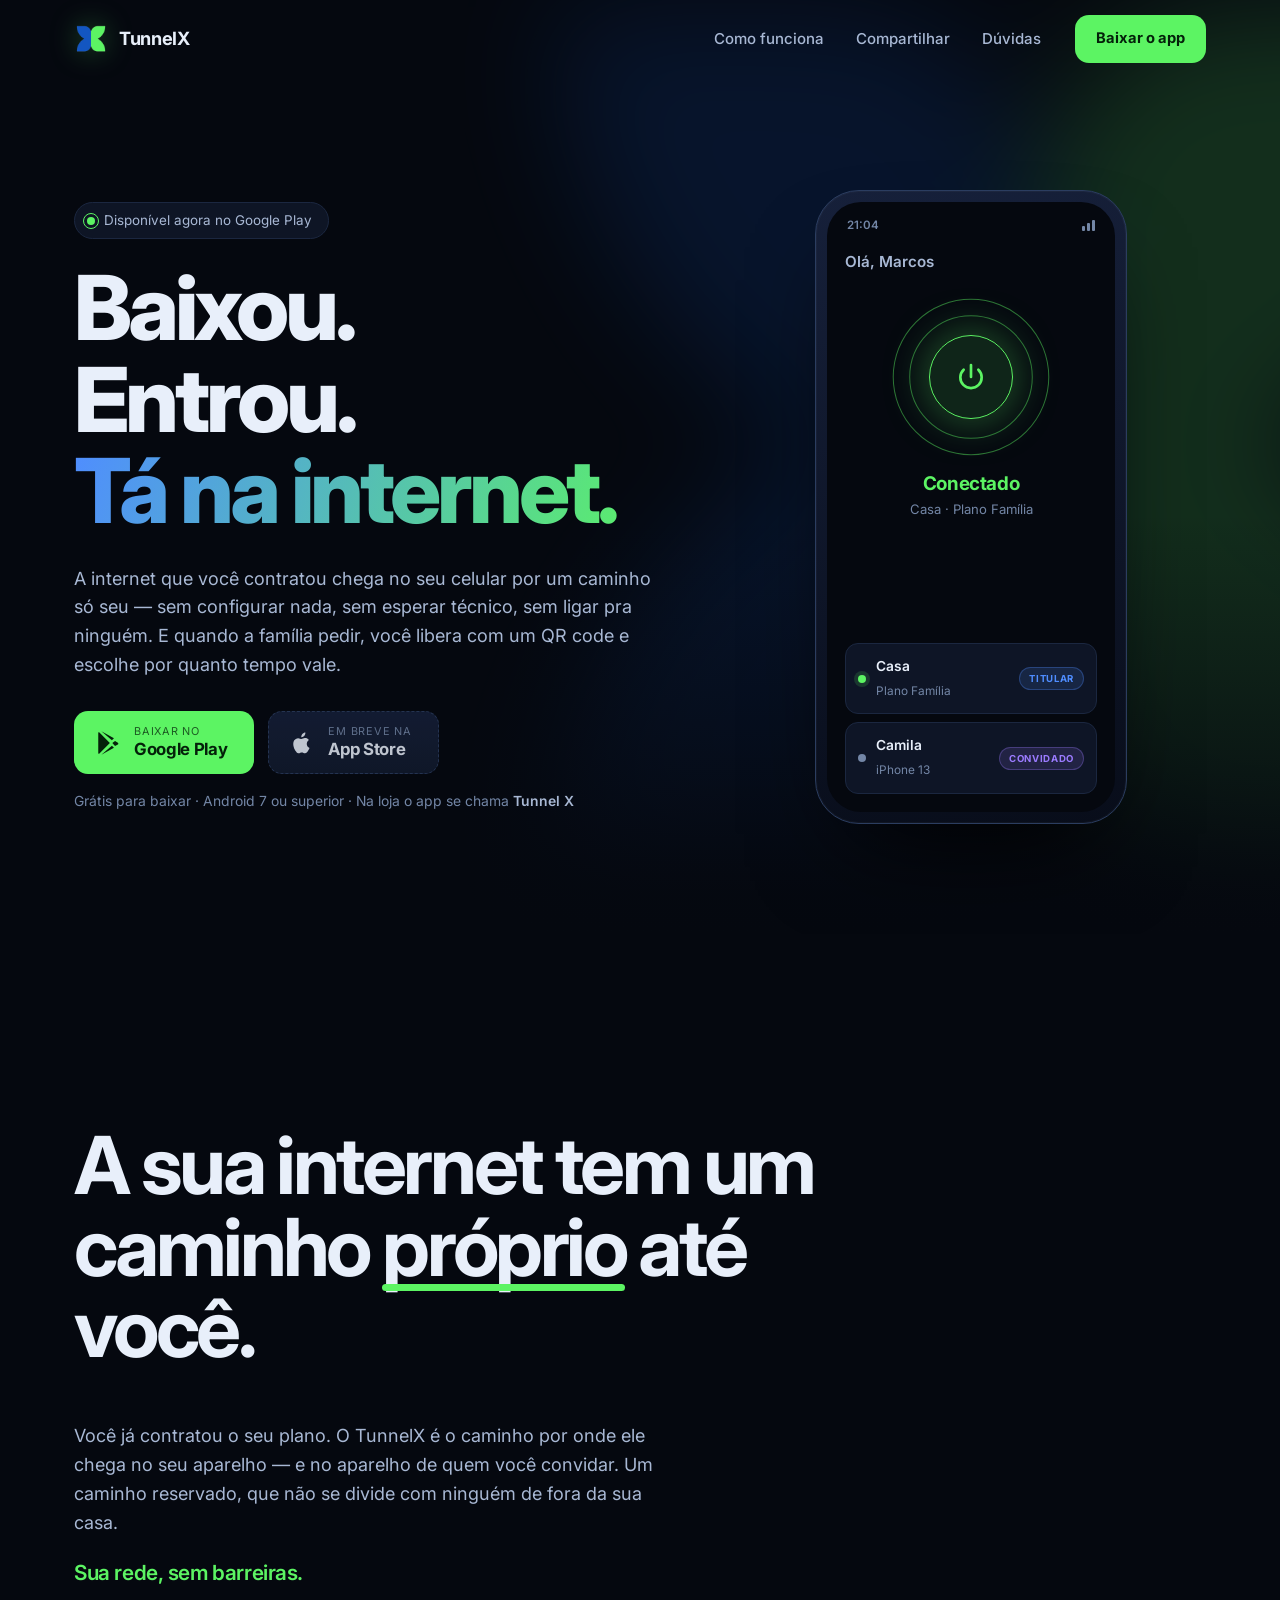
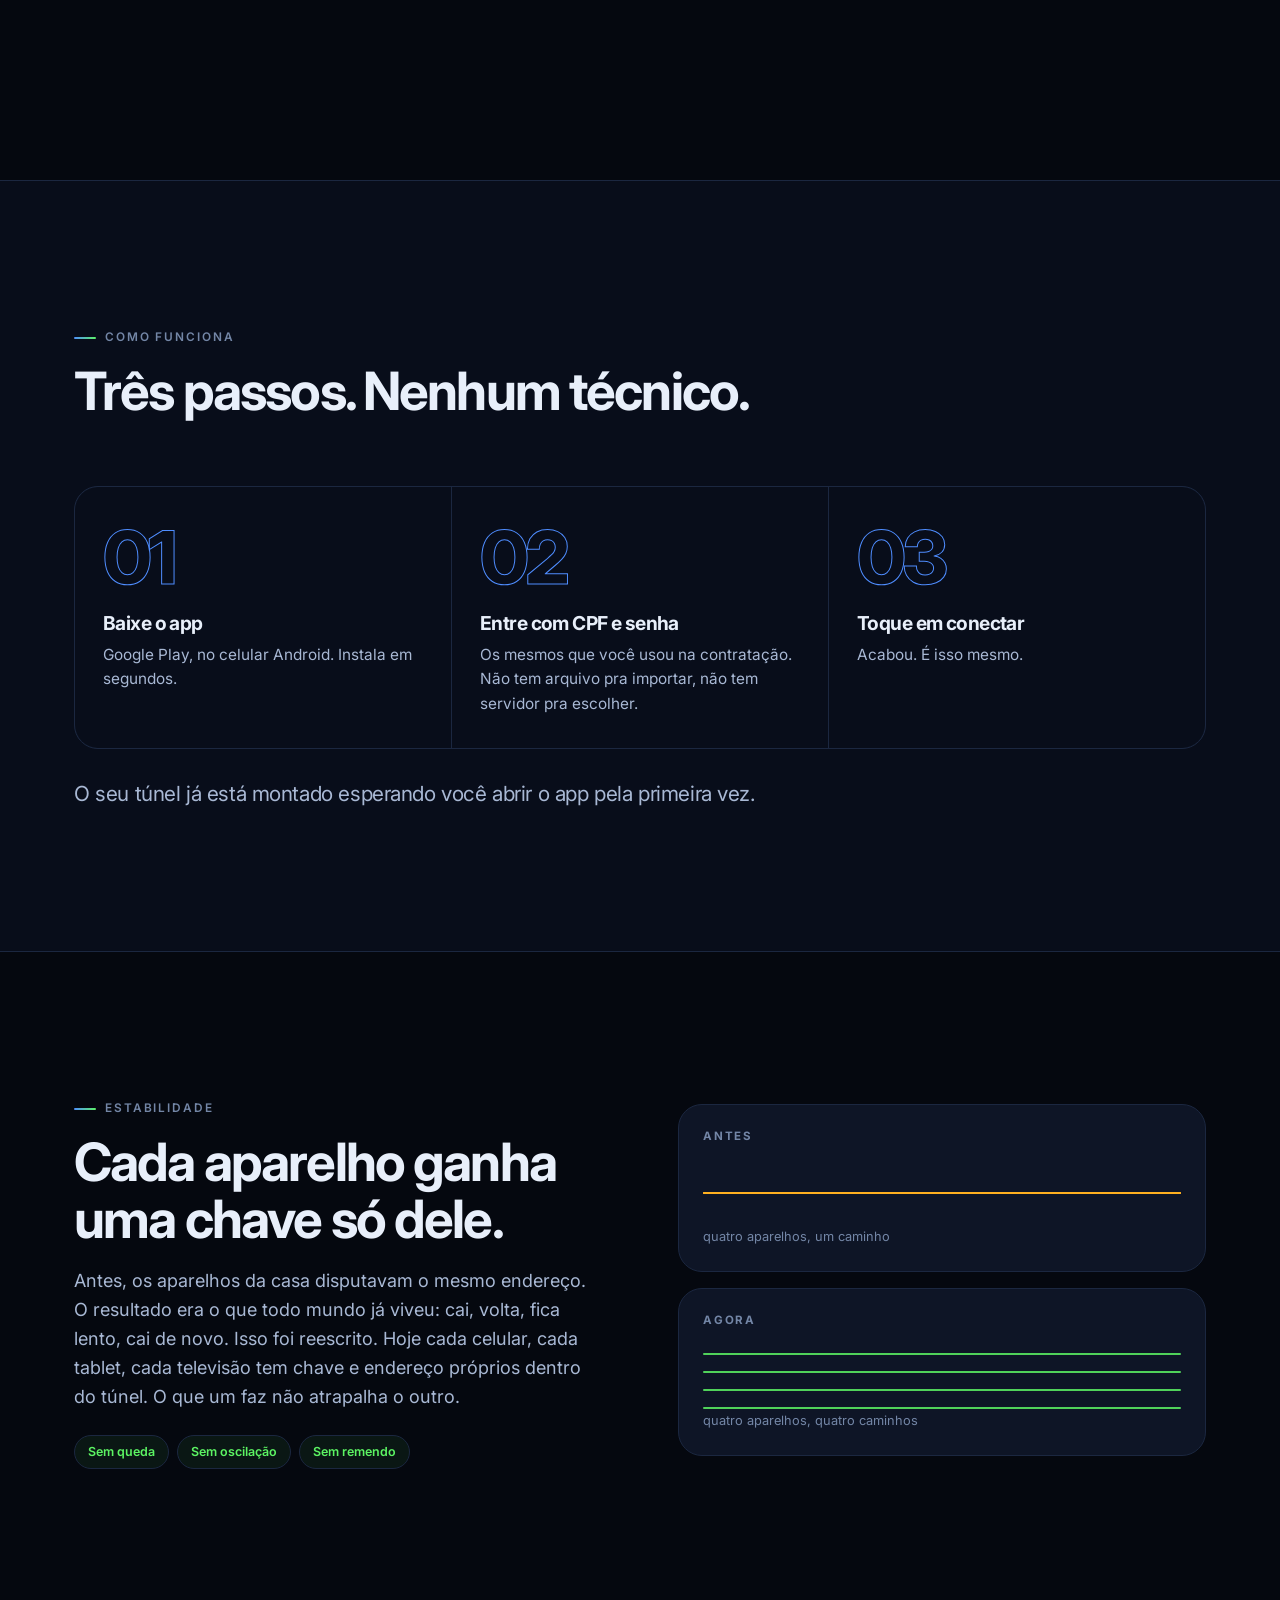
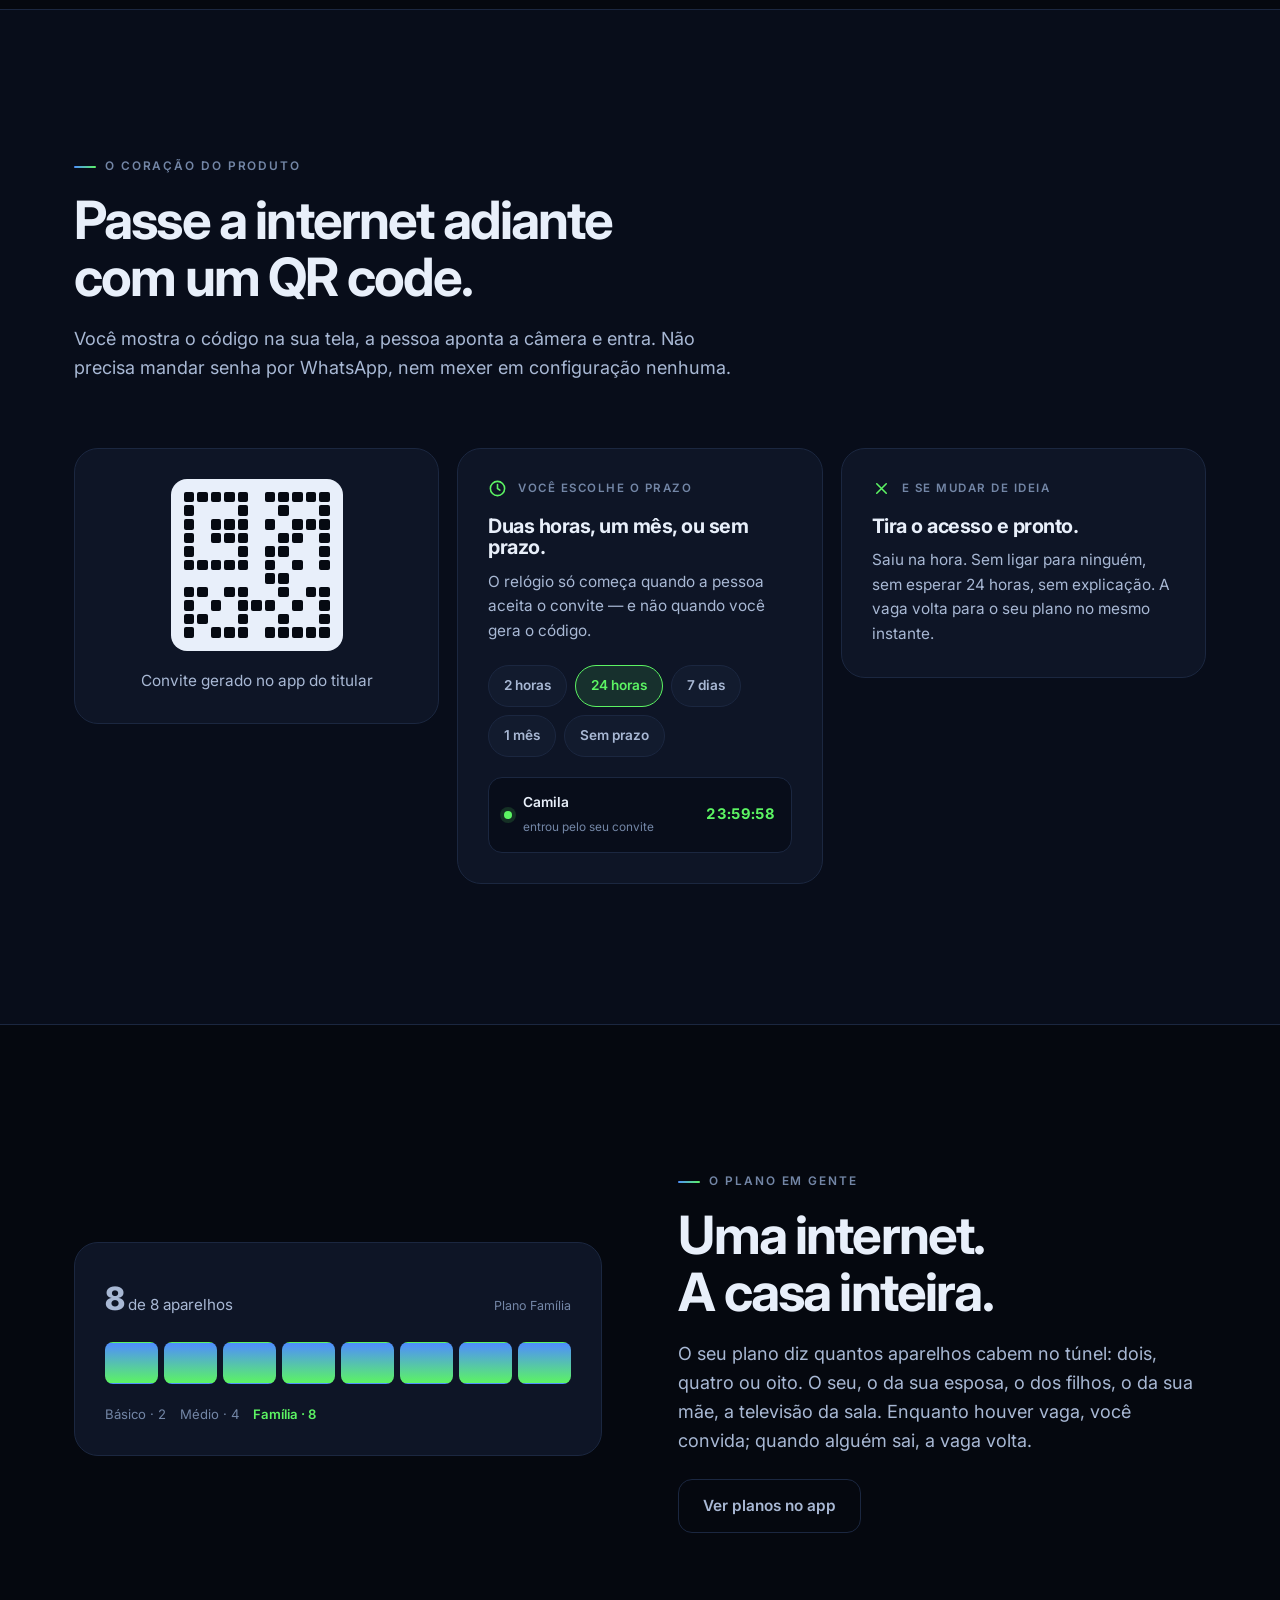
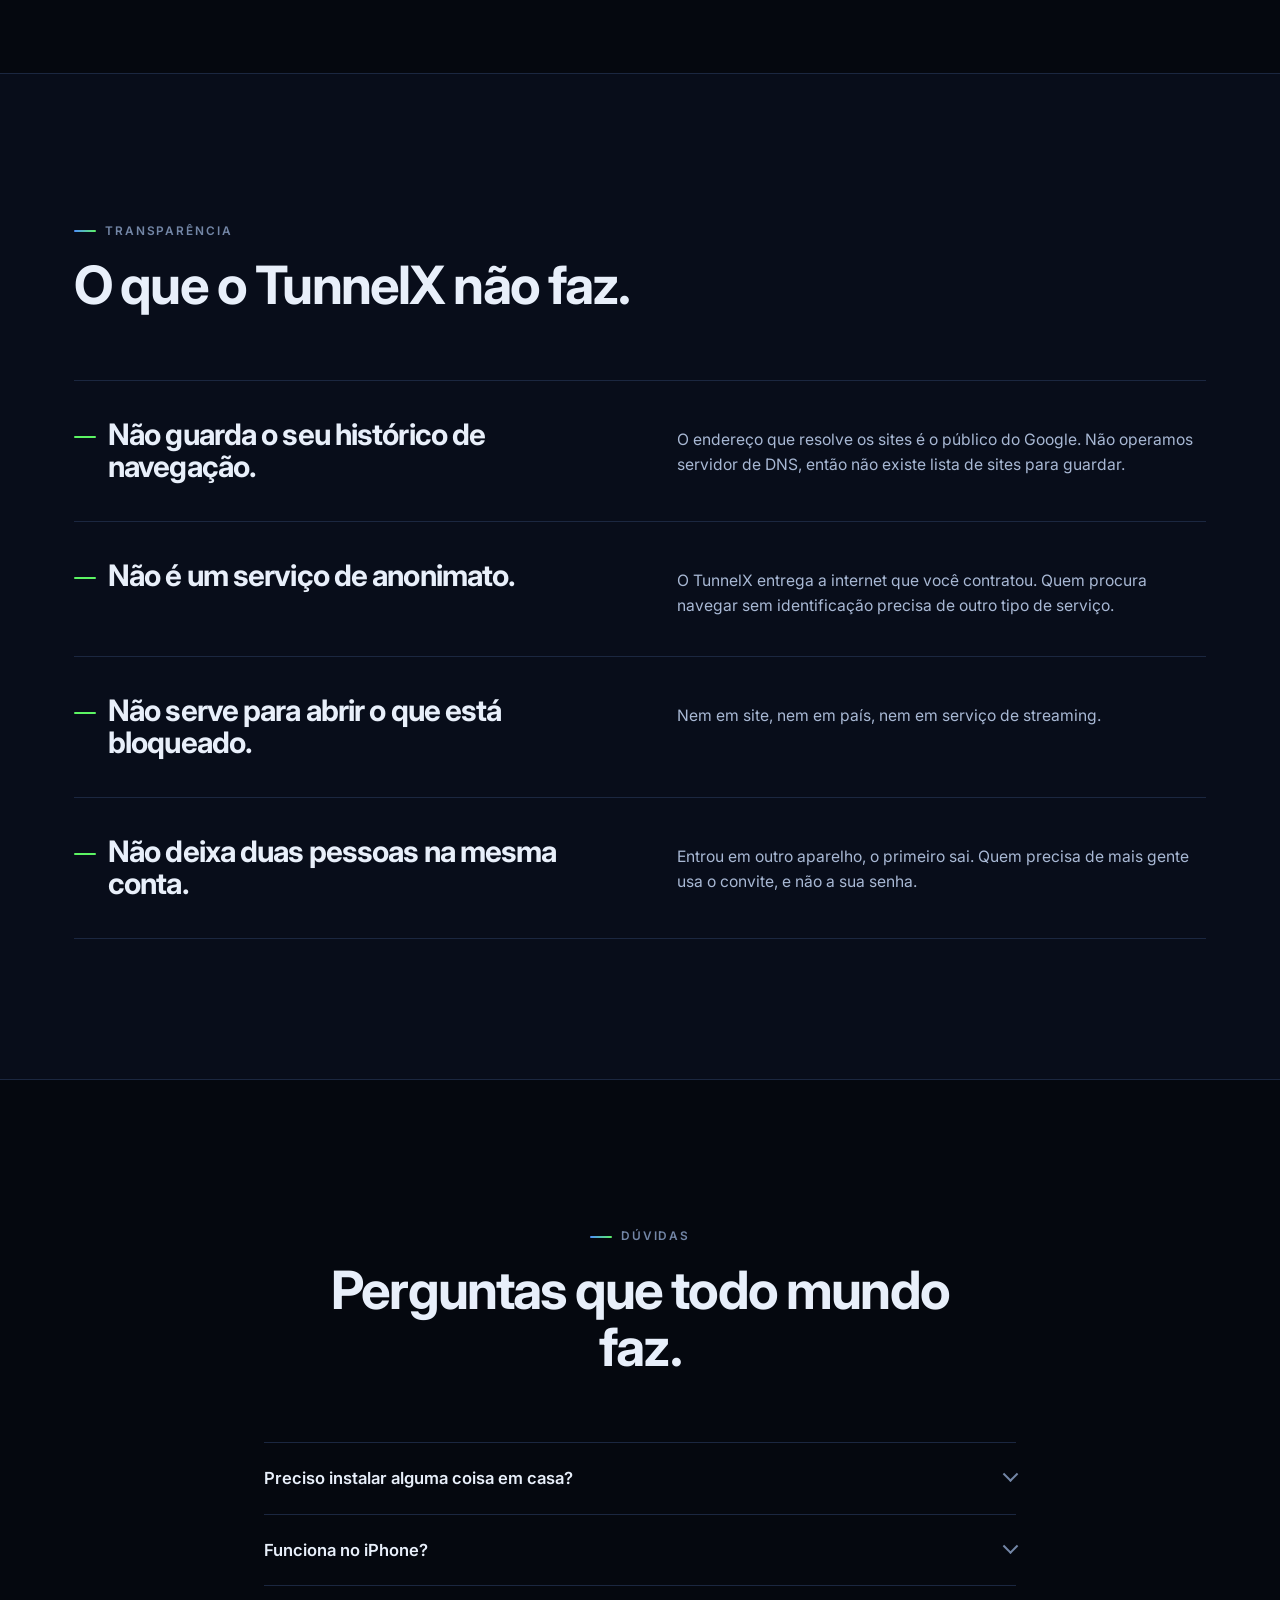
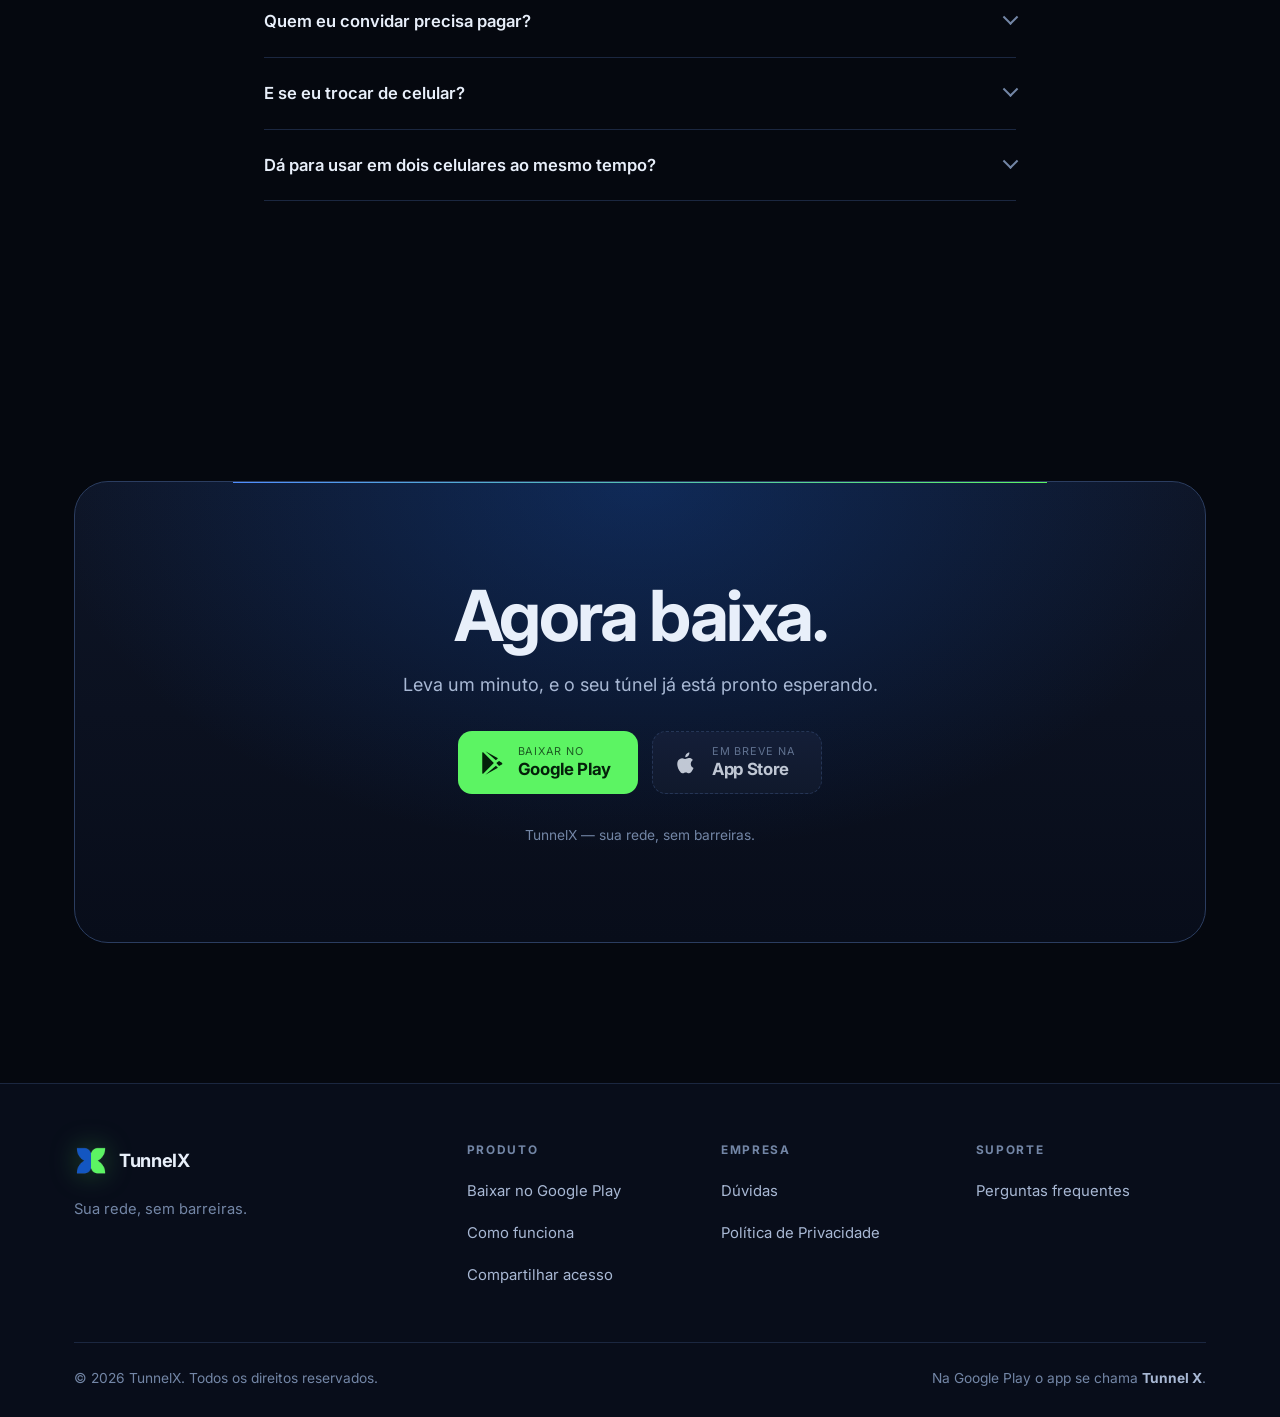
<file: index.html>
<!DOCTYPE html>
<html lang="pt-BR">
<head>
<meta charset="UTF-8">
<meta name="viewport" content="width=device-width, initial-scale=1">

<title>TunnelX — sua internet, sem configurar nada</title>
<meta name="description" content="A internet que você contratou chega no seu celular por um caminho só seu. Baixe, entre com o CPF e conecte. Compartilhe com a família por QR code.">
<meta name="theme-color" content="#05080F">
<!-- max-image-preview:large libera a miniatura grande no resultado; sem isso
     o Google usa a pequena e o resultado ocupa menos espaco na tela. -->
<meta name="robots" content="index, follow, max-image-preview:large, max-snippet:-1, max-video-preview:-1">
<link rel="canonical" href="https://www.tunnelx.com.br/">

<meta property="og:type" content="website">
<meta property="og:locale" content="pt_BR">
<meta property="og:site_name" content="TunnelX">
<meta property="og:title" content="TunnelX — sua internet, sem configurar nada">
<meta property="og:description" content="Baixou. Entrou. Tá na internet. E quando a família pedir, você libera com um QR code e escolhe por quanto tempo vale.">
<meta property="og:image" content="https://www.tunnelx.com.br/img/og.png">
<meta property="og:image:width" content="1200">
<meta property="og:image:height" content="630">
<meta property="og:image:alt" content="TunnelX — Baixou. Entrou. Tá na internet.">
<meta property="og:url" content="https://www.tunnelx.com.br/">

<meta name="twitter:card" content="summary_large_image">
<meta name="twitter:title" content="TunnelX — sua internet, sem configurar nada">
<meta name="twitter:description" content="Baixou. Entrou. Tá na internet.">
<meta name="twitter:image" content="https://www.tunnelx.com.br/img/og.png">

<link rel="shortcut icon" href="img/favicon.jpg">
<link rel="apple-touch-icon" href="img/logo-mark.png">

<link rel="preconnect" href="https://fonts.googleapis.com">
<link rel="preconnect" href="https://fonts.gstatic.com" crossorigin>
<link href="https://fonts.googleapis.com/css2?family=Inter:wght@400;500;600;700;800&display=swap" rel="stylesheet">
<script>document.documentElement.className += " js";</script>
<!-- A classe acima liga o estado escondido das secoes que entram animadas.
     Ela e posta ANTES da folha de estilo justamente para nao haver um quadro
     com o conteudo visivel antes de sumir. Sem JS, a classe nunca aparece e a
     pagina e exibida inteira. -->
<link rel="stylesheet" href="css/style.css">

<!-- Dados estruturados. O FAQPage e gerado a partir das perguntas que estao
     na tela: marcacao que descreve conteudo ausente da pagina e motivo de
     acao manual no Search Console. -->
<script type="application/ld+json">
{
  "@context": "https://schema.org",
  "@graph": [
    {
      "@type": "Organization",
      "@id": "https://www.tunnelx.com.br/#organizacao",
      "name": "TunnelX",
      "url": "https://www.tunnelx.com.br/",
      "logo": {
        "@type": "ImageObject",
        "url": "https://www.tunnelx.com.br/img/logo-mark.png",
        "width": 500,
        "height": 500
      },
      "slogan": "Sua rede, sem barreiras.",
      "areaServed": {
        "@type": "Country",
        "name": "Brasil"
      },
      "sameAs": [
        "https://play.google.com/store/apps/details?id=com.tunnelxapp"
      ]
    },
    {
      "@type": "WebSite",
      "@id": "https://www.tunnelx.com.br/#site",
      "url": "https://www.tunnelx.com.br/",
      "name": "TunnelX",
      "inLanguage": "pt-BR",
      "publisher": {
        "@id": "https://www.tunnelx.com.br/#organizacao"
      }
    },
    {
      "@type": "SoftwareApplication",
      "@id": "https://www.tunnelx.com.br/#aplicativo",
      "name": "Tunnel X",
      "applicationCategory": "UtilitiesApplication",
      "applicationSubCategory": "Conectividade",
      "operatingSystem": "ANDROID",
      "url": "https://www.tunnelx.com.br/",
      "installUrl": "https://play.google.com/store/apps/details?id=com.tunnelxapp",
      "downloadUrl": "https://play.google.com/store/apps/details?id=com.tunnelxapp",
      "inLanguage": "pt-BR",
      "publisher": {
        "@id": "https://www.tunnelx.com.br/#organizacao"
      },
      "description": "Acesso a internet entregue por tunel proprio. Entre com CPF e senha, conecte em um toque e compartilhe com a familia por QR code, escolhendo o prazo.",
      "featureList": [
        "Conexao sem configurar servidor ou importar arquivo",
        "Chave e endereco proprios por aparelho",
        "Compartilhamento por QR code com prazo escolhido",
        "Remocao de acesso a qualquer momento"
      ],
      "offers": {
        "@type": "Offer",
        "price": "0",
        "priceCurrency": "BRL",
        "description": "Download gratuito. O acesso a internet depende de plano contratado."
      }
    },
    {
      "@type": "FAQPage",
      "@id": "https://www.tunnelx.com.br/#duvidas",
      "inLanguage": "pt-BR",
      "mainEntity": [
        {
          "@type": "Question",
          "name": "Preciso instalar alguma coisa em casa?",
          "acceptedAnswer": {
            "@type": "Answer",
            "text": "Não. Nada de aparelho novo, nada de mexer no roteador, nada de visita técnica. O TunnelX vive no celular."
          }
        },
        {
          "@type": "Question",
          "name": "Funciona no iPhone?",
          "acceptedAnswer": {
            "@type": "Answer",
            "text": "Ainda não. A versão para iPhone está em análise na Apple. Por enquanto o TunnelX funciona no Android 7 ou superior."
          }
        },
        {
          "@type": "Question",
          "name": "Quem eu convidar precisa pagar?",
          "acceptedAnswer": {
            "@type": "Answer",
            "text": "Não. O convidado entra no seu plano e ocupa uma das vagas que você já contratou. Quem paga é você."
          }
        },
        {
          "@type": "Question",
          "name": "E se eu trocar de celular?",
          "acceptedAnswer": {
            "@type": "Answer",
            "text": "Basta baixar o app no aparelho novo e entrar com o mesmo CPF e senha. O seu túnel volta sozinho."
          }
        },
        {
          "@type": "Question",
          "name": "Dá para usar em dois celulares ao mesmo tempo?",
          "acceptedAnswer": {
            "@type": "Answer",
            "text": "Na mesma conta, não: entrar no segundo aparelho desconecta o primeiro. Para colocar mais gente, use o convite por QR code — foi feito exatamente para isso."
          }
        }
      ]
    }
  ]
}
</script>
</head>
<body>

<a class="pular" href="#conteudo">Pular para o conteúdo</a>

<!-- ============================================================ cabeçalho -->
<header class="cabecalho">
    <div class="container nav">
        <a href="/" class="marca" aria-label="TunnelX, início">
            <img src="img/logo-mark-96.png" alt="" width="34" height="34" fetchpriority="high" decoding="async">
            <span>TunnelX</span>
        </a>

        <nav class="nav-links" aria-label="Seções">
            <a href="#como">Como funciona</a>
            <a href="#compartilhar">Compartilhar</a>
            <a href="#duvidas">Dúvidas</a>
        </nav>

        <a class="botao botao--principal nav-cta" data-loja="android" href="https://play.google.com/store/apps/details?id=com.tunnelxapp">
            Baixar o app
        </a>
    </div>
</header>

<main id="conteudo">

<!-- ================================================================= herói -->
<section class="heroi">
    <div class="marca-fundo" aria-hidden="true">
        <svg viewBox="0 0 500 500" fill="none">
            <path d="M40 60h120a90 90 0 0 1 90 90v200a90 90 0 0 1-90 90H40a210 210 0 0 1 115-190A210 210 0 0 1 40 60Z" fill="#1356C1"/>
            <path d="M460 60H340a90 90 0 0 0-90 90v200a90 90 0 0 0 90 90h120a210 210 0 0 0-115-190A210 210 0 0 0 460 60Z" fill="#5CF463"/>
        </svg>
    </div>

    <div class="container heroi-grade">
        <div class="heroi-conteudo">
            <p class="selo"><i class="pulso"></i> Disponível agora no Google Play</p>

            <h1 class="display">
                <span class="linha"><span>Baixou.</span></span>
                <span class="linha"><span>Entrou.</span></span>
                <span class="linha"><span class="texto-gradiente">Tá na internet.</span></span>
            </h1>

            <p class="subtexto heroi-sub">
                A internet que você contratou chega no seu celular por um caminho só seu —
                sem configurar nada, sem esperar técnico, sem ligar pra ninguém. E quando a
                família pedir, você libera com um QR code e escolhe por quanto tempo vale.
            </p>

            <div class="heroi-acoes">
                <div class="lojas">
                    <a class="loja loja--destaque" data-loja="android" href="https://play.google.com/store/apps/details?id=com.tunnelxapp">
                        <svg viewBox="0 0 24 24" aria-hidden="true"><path d="M3.6 1.8a1.5 1.5 0 0 0-.6 1.2v18c0 .5.2.9.6 1.2l10.1-10.2L3.6 1.8Zm12 7.7L5.9 1.1l11.6 6.6-1.9 1.8Zm0 5 1.9 1.8L5.9 22.9l9.7-8.4Zm2.9-4.3 2.6 1.5c.6.4.6 1.3 0 1.6l-2.6 1.5L16 12l2.5-1.8Z"/></svg>
                        <span>
                            <span class="loja-cima">Baixar no</span>
                            <span class="loja-nome">Google Play</span>
                        </span>
                    </a>

                    <button class="loja loja--ios" type="button" data-loja-ios aria-expanded="false" aria-controls="aviso-ios">
                        <svg viewBox="0 0 24 24" aria-hidden="true"><path d="M16.4 12.7c0-2.3 1.9-3.4 2-3.5-1.1-1.6-2.8-1.8-3.4-1.8-1.4-.2-2.8.9-3.5.9-.7 0-1.8-.8-3-.8-1.5 0-3 .9-3.8 2.3-1.6 2.8-.4 7 1.2 9.3.8 1.1 1.7 2.4 2.9 2.3 1.2 0 1.6-.7 3-.7s1.8.7 3 .7c1.3 0 2.1-1.1 2.8-2.3.9-1.3 1.3-2.6 1.3-2.6-.1 0-2.5-1-2.5-3.8ZM14.2 5.4c.6-.8 1-1.9.9-3-.9 0-2.1.6-2.8 1.4-.6.7-1.1 1.8-.9 2.9 1 .1 2.1-.5 2.8-1.3Z"/></svg>
                        <span>
                            <span class="loja-cima">Em breve na</span>
                            <span class="loja-nome">App Store</span>
                        </span>
                    </button>
                </div>

                <div class="aviso" id="aviso-ios" hidden>
                    A versão para iPhone está em análise na Apple. Assim que for liberada,
                    ela aparece aqui. Por enquanto, o TunnelX funciona no Android.
                </div>

                <p class="heroi-nota">
                    Grátis para baixar · Android 7 ou superior · Na loja o app se chama <b>Tunnel&nbsp;X</b>
                </p>
            </div>
        </div>

        <!-- O aparelho: desenhado em HTML e CSS, e não uma captura de tela.
             Fica nítido em qualquer densidade, carrega junto com a página e
             acompanha o tema sem ninguém ter que refazer imagem. -->
        <div class="fone-palco" aria-hidden="true">
            <div class="fone" id="fone">
                <div class="fone-tela">
                    <div class="app-topo">
                        <span class="app-hora">21:04</span>
                        <span class="app-sinal"><i></i><i></i><i></i></span>
                    </div>

                    <div class="app-corpo">
                        <p class="app-ola">Olá, Marcos</p>

                        <div class="orbe" id="orbe">
                            <div class="orbe-anel"></div>
                            <div class="orbe-anel orbe-anel--2"></div>
                            <div class="orbe-centro">
                                <svg viewBox="0 0 24 24" fill="none" stroke="currentColor" stroke-width="2" stroke-linecap="round">
                                    <path d="M12 3v9"/><path d="M6.5 6.5a8 8 0 1 0 11 0"/>
                                </svg>
                            </div>
                        </div>

                        <p class="app-estado" id="app-estado">Desconectado</p>
                        <p class="app-tunel" id="app-tunel">Toque para conectar</p>

                        <div class="app-lista">
                            <div class="app-item">
                                <i class="ponto ponto--on"></i>
                                <div class="aparelho-nome"><b>Casa</b><span>Plano Família</span></div>
                                <span class="etiqueta etiqueta--titular">Titular</span>
                            </div>
                            <div class="app-item">
                                <i class="ponto"></i>
                                <div class="aparelho-nome"><b>Camila</b><span>iPhone 13</span></div>
                                <span class="etiqueta etiqueta--convidado">Convidado</span>
                            </div>
                        </div>
                    </div>
                </div>
            </div>
        </div>
    </div>
</section>

<!-- ========================================================= o que não é -->
<!--
     Esta seção é a SEGUNDA de propósito. No Brasil, "túnel" e "VPN" carregam
     a suspeita de pirataria e de burlar bloqueio. Deixar essa dúvida atravessar
     mais de uma tela custa a venda — e atrai o cliente errado.
-->
<section class="secao secao--declaracao">
    <div class="container">
        <h2 class="declaracao revela">
            A sua internet tem um caminho
            <span class="sublinhado">próprio</span> até você.
        </h2>

        <div class="declaracao-apoio revela" data-atraso="1">
            <p class="subtexto">
                Você já contratou o seu plano. O TunnelX é o caminho por onde ele chega no
                seu aparelho — e no aparelho de quem você convidar. Um caminho reservado,
                que não se divide com ninguém de fora da sua casa.
            </p>
            <p class="declaracao-fecho">Sua rede, sem barreiras.</p>
        </div>
    </div>
</section>

<!-- =========================================================== três passos -->
<section class="secao secao--painel" id="como">
    <div class="container">
        <div class="secao-cabeca revela">
            <p class="olho">Como funciona</p>
            <h2 class="titulo-secao">Três passos. Nenhum técnico.</h2>
        </div>

        <ol class="passos">
            <li class="passo revela">
                <span class="passo-num">01</span>
                <h3>Baixe o app</h3>
                <p>Google Play, no celular Android. Instala em segundos.</p>
            </li>
            <li class="passo revela" data-atraso="1">
                <span class="passo-num">02</span>
                <h3>Entre com CPF e senha</h3>
                <p>Os mesmos que você usou na contratação. Não tem arquivo pra importar, não tem servidor pra escolher.</p>
            </li>
            <li class="passo revela" data-atraso="2">
                <span class="passo-num">03</span>
                <h3>Toque em conectar</h3>
                <p>Acabou. É isso mesmo.</p>
            </li>
        </ol>

        <p class="passos-fecho revela" data-atraso="3">
            O seu túnel já está montado esperando você abrir o app pela primeira vez.
        </p>
    </div>
</section>

<!-- ============================================================ uma chave -->
<section class="secao">
    <div class="container secao-dupla">
        <div class="revela">
            <p class="olho">Estabilidade</p>
            <h2 class="titulo-secao">Cada aparelho ganha uma chave só dele.</h2>
            <p class="subtexto secao-dupla-texto">
                Antes, os aparelhos da casa disputavam o mesmo endereço. O resultado era o
                que todo mundo já viveu: cai, volta, fica lento, cai de novo. Isso foi
                reescrito. Hoje cada celular, cada tablet, cada televisão tem chave e
                endereço próprios dentro do túnel. O que um faz não atrapalha o outro.
            </p>
            <p class="carimbos">
                <span>Sem queda</span><span>Sem oscilação</span><span>Sem remendo</span>
            </p>
        </div>

        <div class="trilhas revela" data-atraso="1" aria-hidden="true">
            <div class="trilha"><b>Antes</b>
                <div class="fios fios--brigando">
                    <i></i><i></i><i></i><i></i>
                </div>
                <span class="trilha-nota">quatro aparelhos, um caminho</span>
            </div>
            <div class="trilha"><b>Agora</b>
                <div class="fios fios--proprios">
                    <i></i><i></i><i></i><i></i>
                </div>
                <span class="trilha-nota">quatro aparelhos, quatro caminhos</span>
            </div>
        </div>
    </div>
</section>

<!-- ========================================================== compartilhar -->
<section class="secao secao--painel" id="compartilhar">
    <div class="container">
        <div class="secao-cabeca revela">
            <p class="olho">O coração do produto</p>
            <h2 class="titulo-secao">Passe a internet adiante<br>com um QR&nbsp;code.</h2>
            <p class="subtexto">
                Você mostra o código na sua tela, a pessoa aponta a câmera e entra. Não
                precisa mandar senha por WhatsApp, nem mexer em configuração nenhuma.
            </p>
        </div>

        <div class="compartilhar-grade">
            <div class="cartao cartao--qr revela">
                <div class="qr" id="qr" aria-hidden="true"></div>
                <p class="qr-legenda">Convite gerado no app do titular</p>
            </div>

            <div class="cartao cartao--prazo revela" data-atraso="1">
                <div class="cartao-topo">
                    <svg viewBox="0 0 24 24" fill="none" stroke="currentColor" stroke-width="2" stroke-linecap="round"><circle cx="12" cy="12" r="9"/><path d="M12 7v5l3 2"/></svg>
                    <span>Você escolhe o prazo</span>
                </div>

                <h3>Duas horas, um mês, ou sem prazo.</h3>
                <p>O relógio só começa quando a pessoa aceita o convite — e não quando você gera o código.</p>

                <div class="chips" role="group" aria-label="Prazo do convite">
                    <button type="button" class="chip" data-horas="2">2 horas</button>
                    <button type="button" class="chip ativo" data-horas="24">24 horas</button>
                    <button type="button" class="chip" data-horas="168">7 dias</button>
                    <button type="button" class="chip" data-horas="720">1 mês</button>
                    <button type="button" class="chip" data-horas="0">Sem prazo</button>
                </div>

                <div class="convidado">
                    <i class="ponto ponto--on"></i>
                    <div class="aparelho-nome">
                        <b>Camila</b>
                        <span>entrou pelo seu convite</span>
                    </div>
                    <span class="relogio" id="relogio" aria-live="off">23:59:58</span>
                </div>
            </div>

            <div class="cartao cartao--corte revela" data-atraso="2">
                <div class="cartao-topo">
                    <svg viewBox="0 0 24 24" fill="none" stroke="currentColor" stroke-width="2" stroke-linecap="round"><path d="M18 6 6 18M6 6l12 12"/></svg>
                    <span>E se mudar de ideia</span>
                </div>
                <h3>Tira o acesso e pronto.</h3>
                <p>Saiu na hora. Sem ligar para ninguém, sem esperar 24 horas, sem explicação. A vaga volta para o seu plano no mesmo instante.</p>
            </div>
        </div>
    </div>
</section>

<!-- ================================================================ vagas -->
<section class="secao">
    <div class="container secao-dupla secao-dupla--inversa">
        <div class="vagas revela" aria-hidden="true">
            <div class="vagas-topo">
                <span><b id="vagas-conta" data-contar="8">0</b> de 8 aparelhos</span>
                <span class="vagas-plano">Plano Família</span>
            </div>
            <div class="vagas-barra" id="vagas-barra">
                <i></i><i></i><i></i><i></i><i></i><i></i><i></i><i></i>
            </div>
            <div class="vagas-escada">
                <span>Básico · 2</span><span>Médio · 4</span><span class="forte">Família · 8</span>
            </div>
        </div>

        <div class="revela" data-atraso="1">
            <p class="olho">O plano em gente</p>
            <h2 class="titulo-secao">Uma internet.<br>A casa inteira.</h2>
            <p class="subtexto secao-dupla-texto">
                O seu plano diz quantos aparelhos cabem no túnel: dois, quatro ou oito.
                O seu, o da sua esposa, o dos filhos, o da sua mãe, a televisão da sala.
                Enquanto houver vaga, você convida; quando alguém sai, a vaga volta.
            </p>
            <a class="botao botao--fantasma" data-loja="android" href="https://play.google.com/store/apps/details?id=com.tunnelxapp">
                Ver planos no app
            </a>
        </div>
    </div>
</section>

<!-- ========================================================== o que não faz -->
<!--
     Privacidade dita por subtração. Quatro negativas honestas convencem mais
     que dez selos de cadeado, e cada uma delas corresponde ao que o código
     realmente faz — nenhuma promessa que o produto não sustente.
-->
<section class="secao secao--painel">
    <div class="container">
        <div class="secao-cabeca revela">
            <p class="olho">Transparência</p>
            <h2 class="titulo-secao">O que o TunnelX não faz.</h2>
        </div>

        <ul class="negativas">
            <li class="revela">
                <h3>Não guarda o seu histórico de navegação.</h3>
                <p>O endereço que resolve os sites é o público do Google. Não operamos servidor de DNS, então não existe lista de sites para guardar.</p>
            </li>
            <li class="revela" data-atraso="1">
                <h3>Não é um serviço de anonimato.</h3>
                <p>O TunnelX entrega a internet que você contratou. Quem procura navegar sem identificação precisa de outro tipo de serviço.</p>
            </li>
            <li class="revela" data-atraso="2">
                <h3>Não serve para abrir o que está bloqueado.</h3>
                <p>Nem em site, nem em país, nem em serviço de streaming.</p>
            </li>
            <li class="revela" data-atraso="3">
                <h3>Não deixa duas pessoas na mesma conta.</h3>
                <p>Entrou em outro aparelho, o primeiro sai. Quem precisa de mais gente usa o convite, e não a sua senha.</p>
            </li>
        </ul>
    </div>
</section>

<!-- ============================================================== dúvidas -->
<section class="secao" id="duvidas">
    <div class="container container--estreito">
        <div class="secao-cabeca centro revela">
            <p class="olho">Dúvidas</p>
            <h2 class="titulo-secao">Perguntas que todo mundo faz.</h2>
        </div>

        <div class="faq revela" data-atraso="1">
            <details>
                <summary>Preciso instalar alguma coisa em casa?</summary>
                <p>Não. Nada de aparelho novo, nada de mexer no roteador, nada de visita técnica. O TunnelX vive no celular.</p>
            </details>
            <details>
                <summary>Funciona no iPhone?</summary>
                <p>Ainda não. A versão para iPhone está em análise na Apple. Por enquanto o TunnelX funciona no Android 7 ou superior.</p>
            </details>
            <details>
                <summary>Quem eu convidar precisa pagar?</summary>
                <p>Não. O convidado entra no seu plano e ocupa uma das vagas que você já contratou. Quem paga é você.</p>
            </details>
            <details>
                <summary>E se eu trocar de celular?</summary>
                <p>Basta baixar o app no aparelho novo e entrar com o mesmo CPF e senha. O seu túnel volta sozinho.</p>
            </details>
            <details>
                <summary>Dá para usar em dois celulares ao mesmo tempo?</summary>
                <p>Na mesma conta, não: entrar no segundo aparelho desconecta o primeiro. Para colocar mais gente, use o convite por QR code — foi feito exatamente para isso.</p>
            </details>
        </div>
    </div>
</section>

<!-- ========================================================== chamada final -->
<section class="secao">
    <div class="container">
        <div class="chamada revela">
            <h2 class="titulo-secao">Agora baixa.</h2>
            <p class="subtexto">Leva um minuto, e o seu túnel já está pronto esperando.</p>

            <div class="lojas">
                <a class="loja loja--destaque" data-loja="android" href="https://play.google.com/store/apps/details?id=com.tunnelxapp">
                    <svg viewBox="0 0 24 24" aria-hidden="true"><path d="M3.6 1.8a1.5 1.5 0 0 0-.6 1.2v18c0 .5.2.9.6 1.2l10.1-10.2L3.6 1.8Zm12 7.7L5.9 1.1l11.6 6.6-1.9 1.8Zm0 5 1.9 1.8L5.9 22.9l9.7-8.4Zm2.9-4.3 2.6 1.5c.6.4.6 1.3 0 1.6l-2.6 1.5L16 12l2.5-1.8Z"/></svg>
                    <span>
                        <span class="loja-cima">Baixar no</span>
                        <span class="loja-nome">Google Play</span>
                    </span>
                </a>

                <button class="loja loja--ios" type="button" data-loja-ios aria-expanded="false" aria-controls="aviso-ios-2">
                    <svg viewBox="0 0 24 24" aria-hidden="true"><path d="M16.4 12.7c0-2.3 1.9-3.4 2-3.5-1.1-1.6-2.8-1.8-3.4-1.8-1.4-.2-2.8.9-3.5.9-.7 0-1.8-.8-3-.8-1.5 0-3 .9-3.8 2.3-1.6 2.8-.4 7 1.2 9.3.8 1.1 1.7 2.4 2.9 2.3 1.2 0 1.6-.7 3-.7s1.8.7 3 .7c1.3 0 2.1-1.1 2.8-2.3.9-1.3 1.3-2.6 1.3-2.6-.1 0-2.5-1-2.5-3.8ZM14.2 5.4c.6-.8 1-1.9.9-3-.9 0-2.1.6-2.8 1.4-.6.7-1.1 1.8-.9 2.9 1 .1 2.1-.5 2.8-1.3Z"/></svg>
                    <span>
                        <span class="loja-cima">Em breve na</span>
                        <span class="loja-nome">App Store</span>
                    </span>
                </button>
            </div>

            <div class="aviso" id="aviso-ios-2" hidden>
                A versão para iPhone está em análise na Apple. Assim que for liberada, ela aparece aqui.
            </div>

            <p class="chamada-marca">TunnelX — sua rede, sem barreiras.</p>
        </div>
    </div>
</section>

</main>

<!-- ================================================================ rodapé -->
<footer class="rodape">
    <div class="container">
        <div class="rodape-grade">
            <div class="rodape-marca">
                <a href="/" class="marca">
                    <img src="img/logo-mark-96.png" alt="" width="30" height="30" loading="lazy" decoding="async">
                    <span>TunnelX</span>
                </a>
                <p>Sua rede, sem barreiras.</p>
            </div>

            <div>
                <h4>Produto</h4>
                <ul>
                    <li><a data-loja="android" href="https://play.google.com/store/apps/details?id=com.tunnelxapp">Baixar no Google Play</a></li>
                    <li><a href="#como">Como funciona</a></li>
                    <li><a href="#compartilhar">Compartilhar acesso</a></li>
                </ul>
            </div>

            <div>
                <h4>Empresa</h4>
                <ul>
                    <li><a href="#duvidas">Dúvidas</a></li>
                    <li><a href="politica-de-privacidade.html">Política de Privacidade</a></li>
                </ul>
            </div>

            <div>
                <h4>Suporte</h4>
                <ul>
                    <li><a href="#duvidas">Perguntas frequentes</a></li>
                </ul>
            </div>
        </div>

        <div class="rodape-fim">
            <p>&copy; <span id="ano">2026</span> TunnelX. Todos os direitos reservados.</p>
            <p>Na Google Play o app se chama <b>Tunnel X</b>.</p>
        </div>
    </div>
</footer>

<script src="js/main.js"></script>
</body>
</html>
</file>
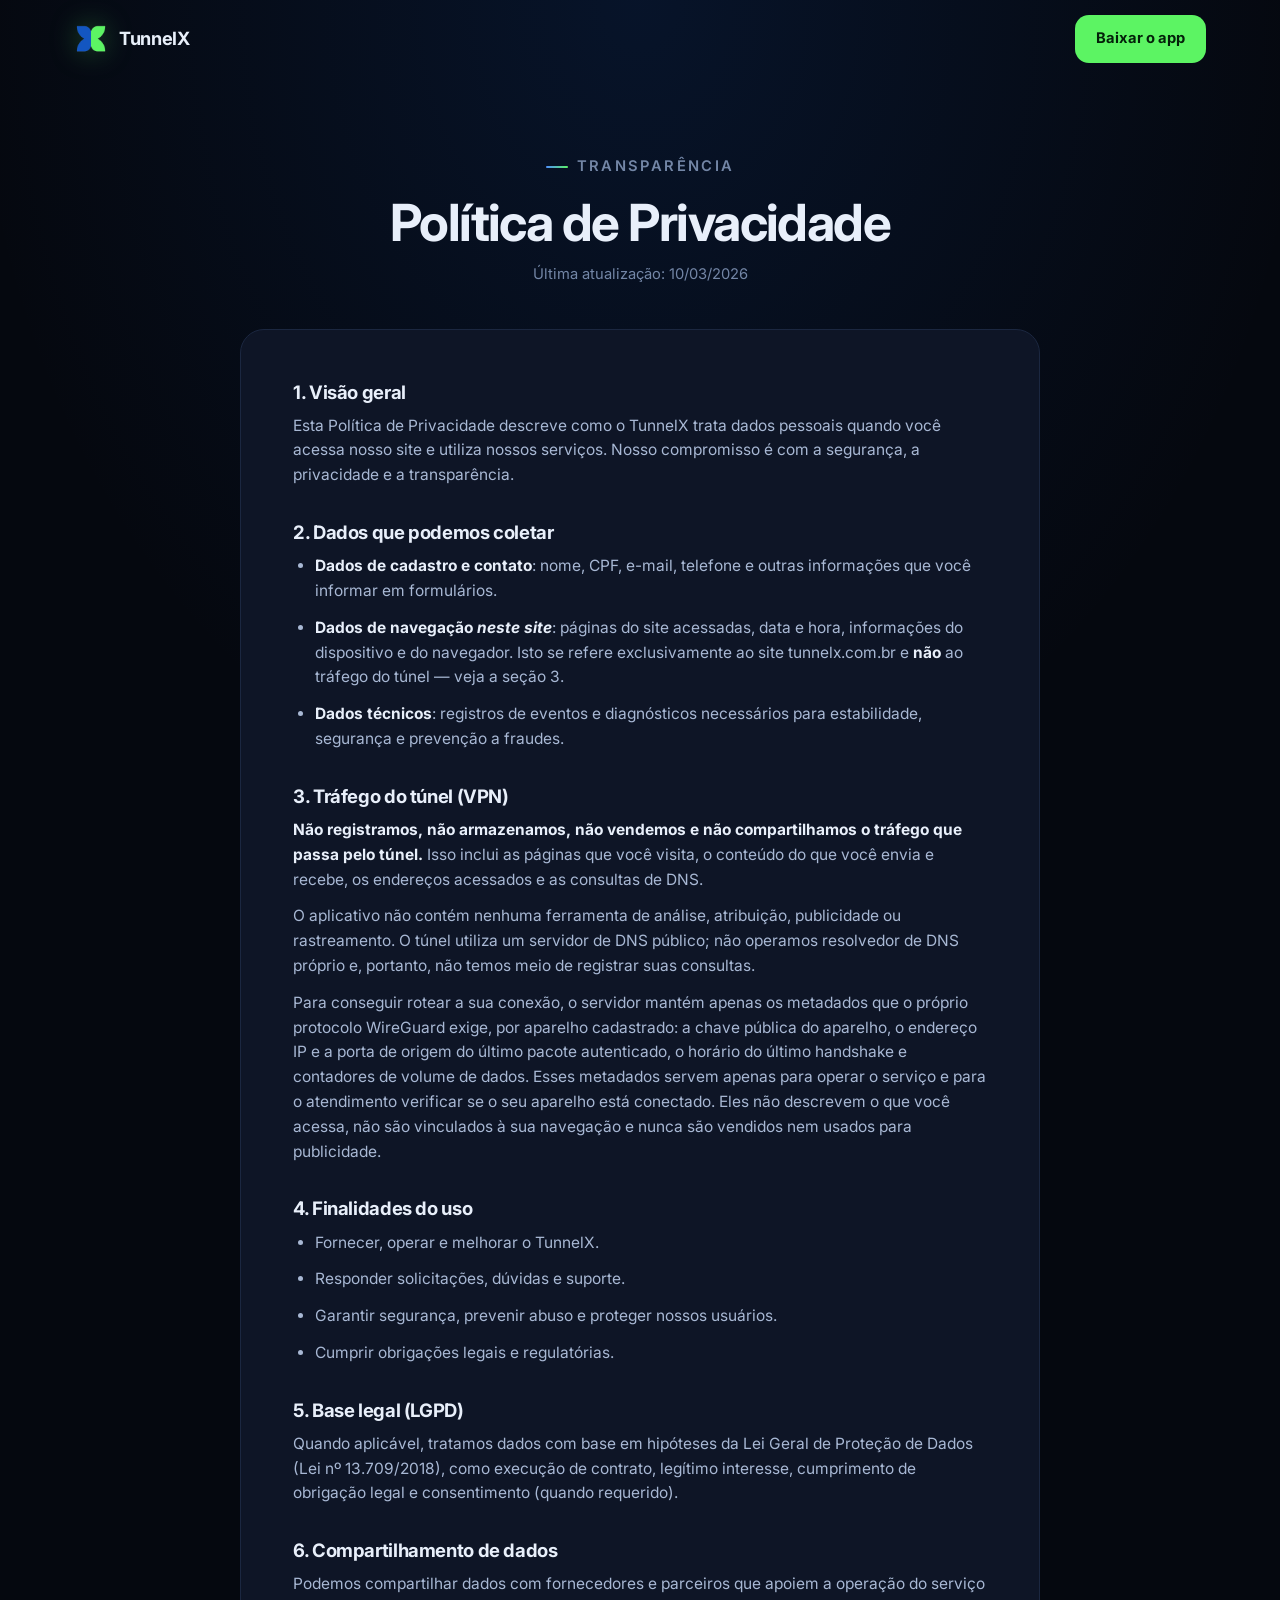
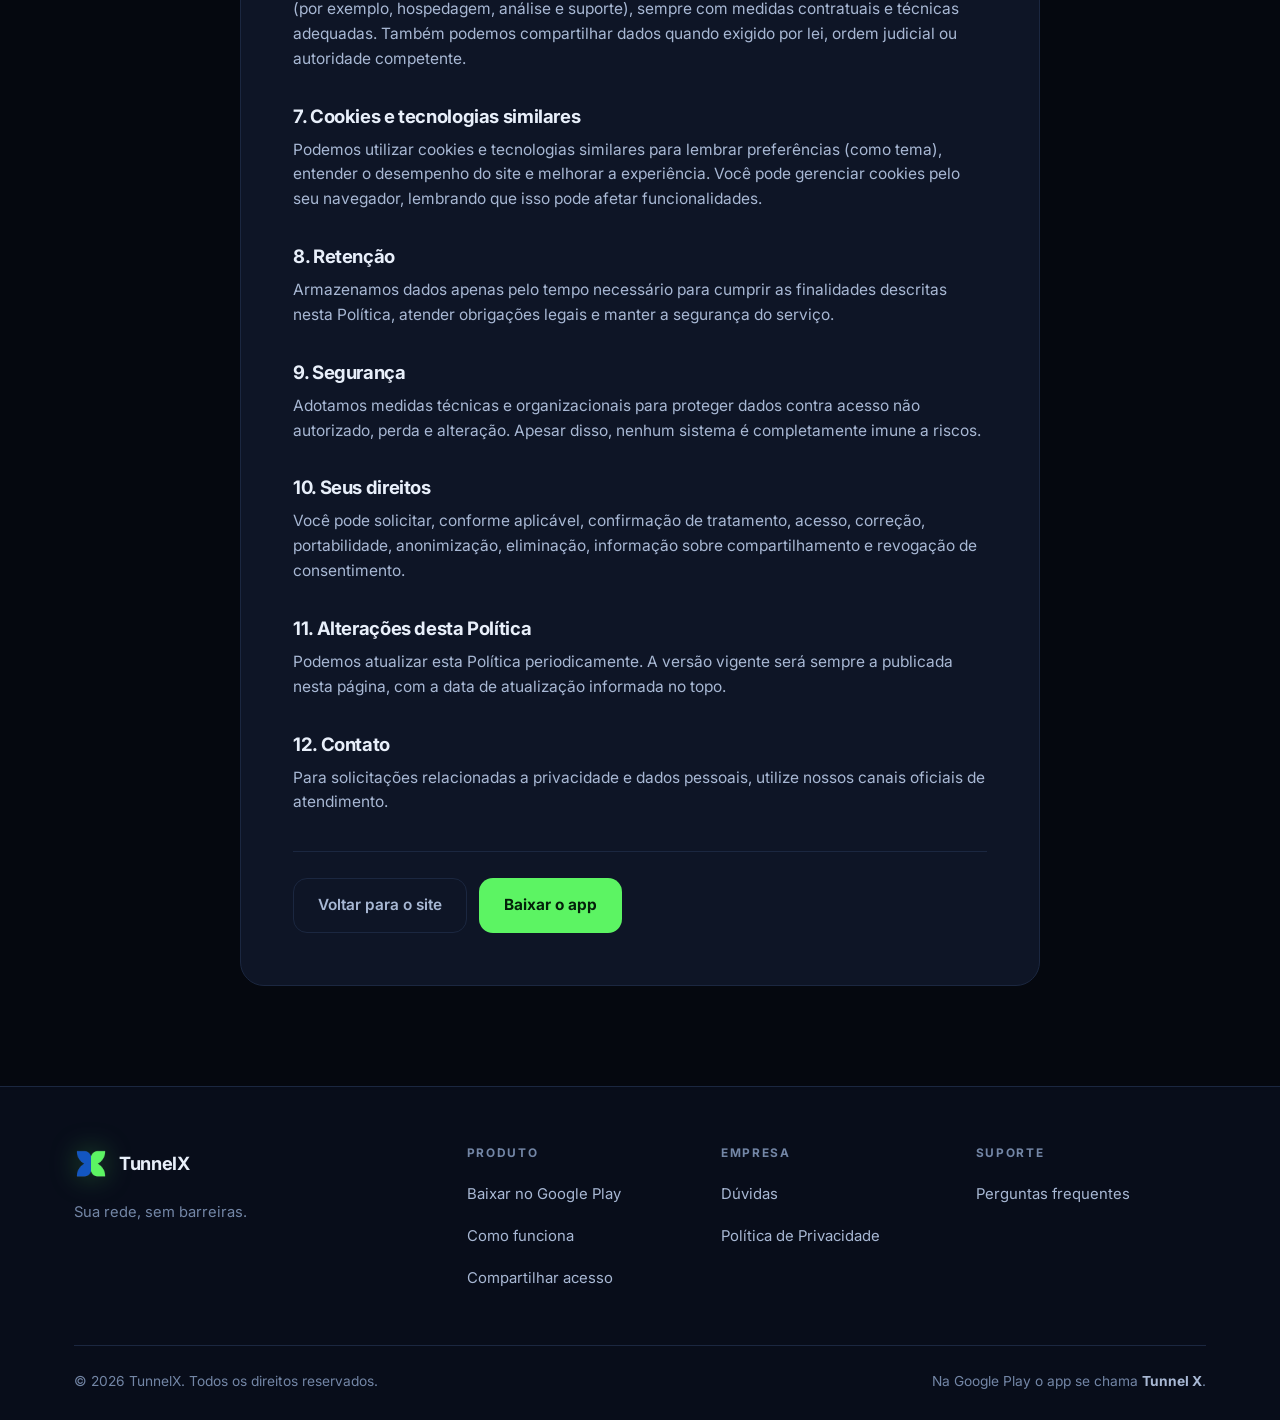
<file: politica-de-privacidade.html>
<!DOCTYPE html>
<html lang="pt-BR">
<head>
<meta charset="UTF-8">
<meta name="viewport" content="width=device-width, initial-scale=1">
<title>Política de Privacidade — TunnelX</title>
<meta name="description" content="Como o TunnelX trata os seus dados. O tráfego do túnel não é registrado, vendido nem compartilhado.">
<meta name="theme-color" content="#05080F">
<meta name="robots" content="index, follow, max-image-preview:large">
<meta property="og:type" content="article">
<meta property="og:locale" content="pt_BR">
<meta property="og:site_name" content="TunnelX">
<meta property="og:title" content="Política de Privacidade — TunnelX">
<meta property="og:description" content="O tráfego do túnel não é registrado, vendido nem compartilhado.">
<meta property="og:image" content="https://www.tunnelx.com.br/img/og.png">
<meta property="og:url" content="https://www.tunnelx.com.br/politica-de-privacidade.html">
<link rel="canonical" href="https://www.tunnelx.com.br/politica-de-privacidade.html">
<link rel="shortcut icon" href="img/favicon.jpg">
<link rel="preconnect" href="https://fonts.googleapis.com">
<link rel="preconnect" href="https://fonts.gstatic.com" crossorigin>
<link href="https://fonts.googleapis.com/css2?family=Inter:wght@400;500;600;700;800&display=swap" rel="stylesheet">
<script>document.documentElement.className += " js";</script>
<!-- A classe acima liga o estado escondido das secoes que entram animadas.
     Ela e posta ANTES da folha de estilo justamente para nao haver um quadro
     com o conteudo visivel antes de sumir. Sem JS, a classe nunca aparece e a
     pagina e exibida inteira. -->
<link rel="stylesheet" href="css/style.css">

</head>
<body>
<header class="cabecalho">
    <div class="container nav">
        <a href="/" class="marca">
            <img src="img/logo-mark-96.png" alt="" width="34" height="34">
            <span>TunnelX</span>
        </a>
        <a class="botao botao--principal nav-cta" data-loja="android" href="https://play.google.com/store/apps/details?id=com.tunnelxapp">Baixar o app</a>
    </div>
</header>

    <main class="legal">
        <div class="container">
            <div class="legal-cabeca">
                <p class="olho">Transparência</p>
                <h1>Política de Privacidade</h1>
                <p>Última atualização: 10/03/2026</p>
            </div>

            <div class="legal-corpo">
                <div>
                    <h2>1. Visão geral</h2>
                    <p>Esta Política de Privacidade descreve como o TunnelX trata dados pessoais quando você acessa nosso site e utiliza nossos serviços. Nosso compromisso é com a segurança, a privacidade e a transparência.</p>

                    <h2>2. Dados que podemos coletar</h2>
                    <ul>
                        <li><strong>Dados de cadastro e contato</strong>: nome, CPF, e-mail, telefone e outras informações que você informar em formulários.</li>
                        <li><strong>Dados de navegação <em>neste site</em></strong>: páginas do site acessadas, data e hora, informações do dispositivo e do navegador. Isto se refere exclusivamente ao site tunnelx.com.br e <strong>não</strong> ao tráfego do túnel — veja a seção 3.</li>
                        <li><strong>Dados técnicos</strong>: registros de eventos e diagnósticos necessários para estabilidade, segurança e prevenção a fraudes.</li>
                    </ul>

                    <h2>3. Tráfego do túnel (VPN)</h2>
                    <p><strong>Não registramos, não armazenamos, não vendemos e não compartilhamos o tráfego que passa pelo túnel.</strong> Isso inclui as páginas que você visita, o conteúdo do que você envia e recebe, os endereços acessados e as consultas de DNS.</p>
                    <p>O aplicativo não contém nenhuma ferramenta de análise, atribuição, publicidade ou rastreamento. O túnel utiliza um servidor de DNS público; não operamos resolvedor de DNS próprio e, portanto, não temos meio de registrar suas consultas.</p>
                    <p>Para conseguir rotear a sua conexão, o servidor mantém apenas os metadados que o próprio protocolo WireGuard exige, por aparelho cadastrado: a chave pública do aparelho, o endereço IP e a porta de origem do último pacote autenticado, o horário do último handshake e contadores de volume de dados. Esses metadados servem apenas para operar o serviço e para o atendimento verificar se o seu aparelho está conectado. Eles não descrevem o que você acessa, não são vinculados à sua navegação e nunca são vendidos nem usados para publicidade.</p>

                    <h2>4. Finalidades do uso</h2>
                    <ul>
                        <li>Fornecer, operar e melhorar o TunnelX.</li>
                        <li>Responder solicitações, dúvidas e suporte.</li>
                        <li>Garantir segurança, prevenir abuso e proteger nossos usuários.</li>
                        <li>Cumprir obrigações legais e regulatórias.</li>
                    </ul>

                    <h2>5. Base legal (LGPD)</h2>
                    <p>Quando aplicável, tratamos dados com base em hipóteses da Lei Geral de Proteção de Dados (Lei nº 13.709/2018), como execução de contrato, legítimo interesse, cumprimento de obrigação legal e consentimento (quando requerido).</p>

                    <h2>6. Compartilhamento de dados</h2>
                    <p>Podemos compartilhar dados com fornecedores e parceiros que apoiem a operação do serviço (por exemplo, hospedagem, análise e suporte), sempre com medidas contratuais e técnicas adequadas. Também podemos compartilhar dados quando exigido por lei, ordem judicial ou autoridade competente.</p>

                    <h2>7. Cookies e tecnologias similares</h2>
                    <p>Podemos utilizar cookies e tecnologias similares para lembrar preferências (como tema), entender o desempenho do site e melhorar a experiência. Você pode gerenciar cookies pelo seu navegador, lembrando que isso pode afetar funcionalidades.</p>

                    <h2>8. Retenção</h2>
                    <p>Armazenamos dados apenas pelo tempo necessário para cumprir as finalidades descritas nesta Política, atender obrigações legais e manter a segurança do serviço.</p>

                    <h2>9. Segurança</h2>
                    <p>Adotamos medidas técnicas e organizacionais para proteger dados contra acesso não autorizado, perda e alteração. Apesar disso, nenhum sistema é completamente imune a riscos.</p>

                    <h2>10. Seus direitos</h2>
                    <p>Você pode solicitar, conforme aplicável, confirmação de tratamento, acesso, correção, portabilidade, anonimização, eliminação, informação sobre compartilhamento e revogação de consentimento.</p>

                    <h2>11. Alterações desta Política</h2>
                    <p>Podemos atualizar esta Política periodicamente. A versão vigente será sempre a publicada nesta página, com a data de atualização informada no topo.</p>

                    <h2>12. Contato</h2>
                    <p>Para solicitações relacionadas a privacidade e dados pessoais, utilize nossos canais oficiais de atendimento.</p>
                </div>

                <div class="legal-acoes">
                    <a href="/" class="botao botao--fantasma">Voltar para o site</a>
                    <a class="botao botao--principal" data-loja="android" href="https://play.google.com/store/apps/details?id=com.tunnelxapp">Baixar o app</a>
                </div>
            </div>
        </div>
    </main>

<footer class="rodape">
    <div class="container">
        <div class="rodape-grade">
            <div class="rodape-marca">
                <a href="/" class="marca">
                    <img src="img/logo-mark-96.png" alt="" width="30" height="30" loading="lazy" decoding="async">
                    <span>TunnelX</span>
                </a>
                <p>Sua rede, sem barreiras.</p>
            </div>
            <div>
                <h4>Produto</h4>
                <ul>
                    <li><a data-loja="android" href="https://play.google.com/store/apps/details?id=com.tunnelxapp">Baixar no Google Play</a></li>
                    <li><a href="/#como">Como funciona</a></li>
                    <li><a href="/#compartilhar">Compartilhar acesso</a></li>
                </ul>
            </div>
            <div>
                <h4>Empresa</h4>
                <ul>
                    <li><a href="/#duvidas">Dúvidas</a></li>
                    <li><a href="politica-de-privacidade.html">Política de Privacidade</a></li>
                </ul>
            </div>
            <div>
                <h4>Suporte</h4>
                <ul>
                    <li><a href="/#duvidas">Perguntas frequentes</a></li>
                </ul>
            </div>
        </div>
        <div class="rodape-fim">
            <p>&copy; <span id="ano">2026</span> TunnelX. Todos os direitos reservados.</p>
            <p>Na Google Play o app se chama <b>Tunnel X</b>.</p>
        </div>
    </div>
</footer>

    <script src="js/main.js"></script>
</body>
</html>
</file>
<file: css/style.css>
/* ==========================================================================
   TunnelX — sistema visual

   Escuro por padrao, e nao por moda: a marca tem duas cores saturadas
   (#1356C1 e #5CF463) que so respiram sobre fundo escuro. Em fundo claro elas
   brigam entre si.

   Sem framework e sem build — o site e estatico e mora no GitHub Pages.
   Anima-se apenas transform e opacity: sao as duas propriedades que o
   compositor resolve sozinho, e e o que mantem 60fps num Android modesto.
   ========================================================================== */

/* --------------------------------------------------------------- tokens -- */
:root {
    --fundo:        #05080F;
    --fundo-2:      #080D1A;
    --painel:       #0E1526;
    --superficie:   #121B2E;
    --superficie-2: #16203A;

    --borda:        #1B2740;
    --borda-viva:   #2B3D60;

    --texto:        #E8EFFA;
    --texto-2:      #A8B8D4;
    --texto-3:      #7386A6;

    --azul:         #1356C1;
    --azul-claro:   #4F8DFF;
    --verde:        #5CF463;
    --roxo:         #9B7BFF;
    --ambar:        #FFB020;

    --gradiente: linear-gradient(112deg, var(--azul-claro), var(--verde));

    --raio:   14px;
    --raio-g: 24px;
    --raio-p: 10px;

    --curva: cubic-bezier(.22, 1, .36, 1);

    --largura: 1180px;
    --gutter: 24px;
}

/* ----------------------------------------------------------------- base -- */
*, *::before, *::after { box-sizing: border-box; }

html {
    scroll-behavior: smooth;
    scroll-padding-top: 88px;   /* o cabecalho e fixo */
    -webkit-text-size-adjust: 100%;
}

body {
    margin: 0;
    background: var(--fundo);
    color: var(--texto);
    font-family: 'Inter', -apple-system, BlinkMacSystemFont, 'Segoe UI', sans-serif;
    font-size: 16px;
    line-height: 1.6;
    -webkit-font-smoothing: antialiased;
    overflow-x: hidden;
}

img { max-width: 100%; display: block; }
a { color: inherit; text-decoration: none; }
h1, h2, h3, h4 { margin: 0; line-height: 1.08; letter-spacing: -.03em; font-weight: 700; }
p { margin: 0; }
ul, ol { margin: 0; padding: 0; list-style: none; }
button { font: inherit; color: inherit; }

::selection { background: var(--verde); color: #04210A; }

:focus-visible {
    outline: 2px solid var(--azul-claro);
    outline-offset: 3px;
    border-radius: 6px;
}

.pular {
    position: absolute;
    left: -9999px;
    top: 10px;
    z-index: 200;
    padding: 12px 18px;
    background: var(--verde);
    color: #04210A;
    border-radius: var(--raio-p);
    font-weight: 700;
}

.pular:focus { left: 16px; }

.container {
    width: 100%;
    max-width: var(--largura);
    margin-inline: auto;
    padding-inline: var(--gutter);
}

.container--estreito { max-width: 800px; }

/* ------------------------------------------------------------ tipografia -- */
.display {
    font-size: clamp(2.9rem, 8.4vw, 5.6rem);
    line-height: .96;
    letter-spacing: -.045em;
    font-weight: 800;
    margin-bottom: 24px;
}

/* Cada linha da manchete sobe de dentro de uma mascara. So transform. */
.display .linha {
    display: block;
    overflow: hidden;
    padding-bottom: .06em;
}

.display .linha > span {
    display: block;
    transform: translateY(105%);
    animation: subir .9s var(--curva) forwards;
}

.display .linha:nth-child(2) > span { animation-delay: .1s; }
.display .linha:nth-child(3) > span { animation-delay: .2s; }

@keyframes subir { to { transform: none; } }

.titulo-secao {
    font-size: clamp(2rem, 4.8vw, 3.3rem);
    letter-spacing: -.035em;
}

.olho {
    display: inline-flex;
    align-items: center;
    gap: 9px;
    font-size: .74rem;
    font-weight: 600;
    letter-spacing: .16em;
    text-transform: uppercase;
    color: var(--texto-3);
    margin-bottom: 16px;
}

.olho::before {
    content: '';
    width: 22px; height: 2px;
    border-radius: 2px;
    background: var(--gradiente);
}

.texto-gradiente {
    background: var(--gradiente);
    -webkit-background-clip: text;
    background-clip: text;
    color: transparent;
}

.subtexto {
    color: var(--texto-2);
    font-size: clamp(1rem, 1.55vw, 1.13rem);
    max-width: 60ch;
}

/* ---------------------------------------------------------------- botoes -- */
.botao {
    display: inline-flex;
    align-items: center;
    justify-content: center;
    gap: 10px;
    padding: 14px 24px;
    border: 1px solid var(--borda);
    border-radius: var(--raio);
    background: var(--superficie);
    font-size: .96rem;
    font-weight: 600;
    cursor: pointer;
    transition: transform .25s var(--curva), border-color .25s, background .25s;
}

.botao:hover { transform: translateY(-2px); border-color: var(--borda-viva); }
.botao:active { transform: none; }

.botao--principal {
    background: var(--verde);
    border-color: transparent;
    color: #04210A;
    font-weight: 700;
}

.botao--principal:hover { box-shadow: 0 14px 34px -14px rgba(92, 244, 99, .6); }

.botao--fantasma { background: transparent; color: var(--texto-2); }
.botao--fantasma:hover { color: var(--texto); background: var(--superficie); }

/* ------------------------------------------------------- botoes de loja -- */
/*
   A loja e a UNICA porta de entrada do produto. Por isso o botao de loja tem
   tratamento proprio, aparece em tres pontos da pagina e nunca divide espaco
   com um segundo destino.
*/
.lojas { display: flex; flex-wrap: wrap; gap: 14px; }

.loja {
    display: inline-flex;
    align-items: center;
    gap: 13px;
    padding: 13px 26px 13px 20px;
    border: 1px solid var(--borda-viva);
    border-radius: var(--raio);
    background: linear-gradient(180deg, var(--superficie-2), var(--superficie));
    color: var(--texto);
    text-align: left;
    cursor: pointer;
    transition: transform .28s var(--curva), border-color .28s, box-shadow .28s;
}

.loja:hover { transform: translateY(-3px); border-color: var(--borda-viva); }

.loja svg { width: 26px; height: 26px; flex: none; fill: currentColor; }
.loja span { display: block; line-height: 1.25; }

.loja-cima {
    font-size: .68rem;
    letter-spacing: .07em;
    text-transform: uppercase;
    color: var(--texto-3);
}

.loja-nome { font-size: 1.05rem; font-weight: 700; letter-spacing: -.02em; }

/* O caminho que converte: verde cheio, o unico da pagina. */
.loja--destaque {
    background: var(--verde);
    border-color: transparent;
    color: #04210A;
}

.loja--destaque .loja-cima { color: rgba(4, 33, 10, .72); }
.loja--destaque:hover { box-shadow: 0 18px 40px -16px rgba(92, 244, 99, .65); }

/*
   O iPhone ainda nao esta publicado. Nao e link e nao finge ser: e um botao que
   abre o aviso. Apontar para um id que nao existe leva a pessoa a uma pagina de
   erro da App Store, que e pior do que dizer que ainda nao chegou.
   Ver LOJAS em js/main.js — preencher o endereco transforma isto em link.
*/
.loja--ios { opacity: .82; border-style: dashed; }
.loja--ios:hover { opacity: 1; border-color: var(--azul-claro); transform: translateY(-3px); }
.loja--ios[aria-expanded="true"] { border-style: solid; border-color: var(--azul-claro); }

.aviso {
    max-width: 480px;
    padding: 14px 18px;
    border: 1px solid var(--borda);
    border-left: 2px solid var(--azul-claro);
    border-radius: var(--raio-p);
    background: var(--superficie);
    color: var(--texto-2);
    font-size: .92rem;
}

.aviso[hidden] { display: none; }

/* ------------------------------------------------------------ cabecalho -- */
.cabecalho {
    position: fixed;
    inset: 0 0 auto 0;
    z-index: 100;
    padding: 15px 0;
    border-bottom: 1px solid transparent;
    transition: background .35s, border-color .35s, padding .35s;
}

.cabecalho.rolou {
    padding: 9px 0;
    background: rgba(5, 8, 15, .84);
    backdrop-filter: blur(16px);
    -webkit-backdrop-filter: blur(16px);
    border-bottom-color: var(--borda);
}

.nav { display: flex; align-items: center; gap: 20px; }

.marca {
    display: inline-flex;
    align-items: center;
    gap: 11px;
    font-weight: 700;
    font-size: 1.14rem;
    letter-spacing: -.02em;
    margin-right: auto;
}

/* O simbolo ja vem com fundo transparente (img/logo-mark.png, gerado a partir
   do logo original). O brilho apenas o descola do fundo escuro. */
.marca img { width: 34px; height: 34px; filter: drop-shadow(0 0 14px rgba(92, 244, 99, .3)); }

.nav-links { display: flex; align-items: center; gap: 4px; }

.nav-links a {
    padding: 9px 14px;
    border-radius: var(--raio-p);
    color: var(--texto-2);
    font-size: .94rem;
    font-weight: 500;
    transition: color .2s, background .2s;
}

.nav-links a:hover { color: var(--texto); background: var(--superficie); }

.nav-cta { padding: 11px 20px; font-size: .92rem; }

/* ---------------------------------------------------------------- heroi -- */
.heroi {
    position: relative;
    padding: clamp(130px, 17vw, 190px) 0 clamp(70px, 9vw, 110px);
    overflow: hidden;
}

/* O X da marca e a iluminacao do cenario, e nao um logotipo colado: sangra
   pela borda, desfocado, e da a cor do ambiente. */
.marca-fundo {
    position: absolute;
    top: -14%;
    right: -26%;
    width: min(1150px, 105vw);
    aspect-ratio: 1;
    z-index: 0;
    opacity: .16;
    filter: blur(58px);
    pointer-events: none;
    animation: respirar 16s ease-in-out infinite;
}

@keyframes respirar {
    0%, 100% { transform: scale(1) rotate(0deg); opacity: .16; }
    50%      { transform: scale(1.07) rotate(4deg); opacity: .22; }
}

.heroi::after {
    content: '';
    position: absolute;
    inset: 0;
    z-index: 1;
    pointer-events: none;
    background: linear-gradient(180deg, transparent 55%, var(--fundo) 100%);
}

.heroi .container { position: relative; z-index: 2; }

.heroi-grade {
    display: grid;
    grid-template-columns: minmax(0, 1.12fr) minmax(0, .88fr);
    gap: clamp(30px, 5vw, 70px);
    align-items: center;
}

.heroi-sub { margin-bottom: 32px; max-width: 54ch; }

.heroi-acoes { display: flex; flex-direction: column; gap: 16px; align-items: flex-start; }

.heroi-nota { font-size: .87rem; color: var(--texto-3); }
.heroi-nota b { color: var(--texto-2); font-weight: 600; }

.selo {
    display: inline-flex;
    align-items: center;
    gap: 9px;
    padding: 7px 16px 7px 12px;
    margin-bottom: 26px;
    border: 1px solid var(--borda);
    border-radius: 999px;
    background: rgba(18, 27, 46, .72);
    font-size: .84rem;
    color: var(--texto-2);
}

.pulso {
    position: relative;
    width: 8px; height: 8px;
    border-radius: 50%;
    background: var(--verde);
    flex: none;
}

.pulso::after {
    content: '';
    position: absolute;
    inset: -4px;
    border-radius: 50%;
    border: 1px solid var(--verde);
    animation: pulsar 2.4s ease-out infinite;
}

@keyframes pulsar {
    0%   { transform: scale(.7); opacity: .9; }
    100% { transform: scale(2.2); opacity: 0; }
}

/* ------------------------------------------------------------- aparelho -- */
.fone-palco { display: flex; justify-content: center; }

.fone {
    width: 100%;
    max-width: 312px;
    aspect-ratio: 312 / 634;
    padding: 11px;
    border: 1px solid var(--borda-viva);
    border-radius: 44px;
    background: linear-gradient(170deg, var(--superficie-2), var(--fundo-2));
    box-shadow: 0 50px 100px -40px rgba(0, 0, 0, .95),
                0 0 0 1px rgba(255, 255, 255, .03) inset;
    animation: flutuar 7s ease-in-out infinite;
}

@keyframes flutuar {
    0%, 100% { transform: translateY(0); }
    50%      { transform: translateY(-11px); }
}

.fone-tela {
    height: 100%;
    display: flex;
    flex-direction: column;
    border-radius: 34px;
    background: var(--fundo);
    overflow: hidden;
}

.app-topo {
    display: flex;
    align-items: center;
    justify-content: space-between;
    padding: 14px 20px 6px;
    font-size: .72rem;
    color: var(--texto-3);
    font-weight: 600;
}

.app-sinal { display: inline-flex; align-items: flex-end; gap: 2px; }
.app-sinal i { width: 3px; background: var(--texto-3); border-radius: 1px; }
.app-sinal i:nth-child(1) { height: 5px; }
.app-sinal i:nth-child(2) { height: 8px; }
.app-sinal i:nth-child(3) { height: 11px; }

.app-corpo {
    flex: 1;
    display: flex;
    flex-direction: column;
    align-items: center;
    padding: 10px 18px 18px;
    text-align: center;
}

.app-ola {
    align-self: flex-start;
    font-size: .95rem;
    font-weight: 600;
    color: var(--texto-2);
    margin-bottom: 4px;
}

/* O orbe: cinza ao carregar, verde alguns segundos depois. E a unica animacao
   que roda sem ninguem pedir — e existe para a pessoa entender a pagina
   inteira antes de rolar. */
.orbe {
    position: relative;
    width: 152px; height: 152px;
    margin: 22px 0 16px;
    display: grid;
    place-items: center;
}

.orbe-anel {
    position: absolute;
    inset: 0;
    border-radius: 50%;
    border: 1.5px solid var(--borda-viva);
    transition: border-color .8s var(--curva), transform .8s var(--curva);
}

.orbe-anel--2 { inset: 16px; opacity: .55; }

.orbe-centro {
    width: 84px; height: 84px;
    display: grid;
    place-items: center;
    border-radius: 50%;
    background: var(--superficie);
    border: 1px solid var(--borda-viva);
    color: var(--texto-3);
    transition: background .8s var(--curva), color .8s var(--curva),
                border-color .8s var(--curva), box-shadow .8s var(--curva);
}

.orbe-centro svg { width: 32px; height: 32px; }

.fone.ligado .orbe-anel {
    border-color: rgba(92, 244, 99, .45);
    transform: scale(1.03);
}

.fone.ligado .orbe-anel--2 { border-color: rgba(92, 244, 99, .8); }

.fone.ligado .orbe-centro {
    background: rgba(92, 244, 99, .12);
    border-color: var(--verde);
    color: var(--verde);
    box-shadow: 0 0 46px rgba(92, 244, 99, .4);
}

.app-estado {
    font-size: 1.18rem;
    font-weight: 700;
    letter-spacing: -.02em;
    transition: color .5s;
}

.fone.ligado .app-estado { color: var(--verde); }

.app-tunel { font-size: .82rem; color: var(--texto-3); margin-bottom: 20px; }

.app-lista { width: 100%; margin-top: auto; display: grid; gap: 8px; }

.app-item {
    display: flex;
    align-items: center;
    gap: 10px;
    padding: 11px 12px;
    border: 1px solid var(--borda);
    border-radius: 13px;
    background: var(--painel);
    text-align: left;
}

.ponto {
    width: 8px; height: 8px;
    flex: none;
    border-radius: 50%;
    background: var(--texto-3);
    transition: background .5s, box-shadow .5s;
}

.ponto--on { background: var(--verde); box-shadow: 0 0 0 4px rgba(92, 244, 99, .15); }

.aparelho-nome { flex: 1; min-width: 0; }

.aparelho-nome b {
    display: block;
    font-size: .86rem;
    font-weight: 600;
    white-space: nowrap;
    overflow: hidden;
    text-overflow: ellipsis;
}

.aparelho-nome span { font-size: .74rem; color: var(--texto-3); }

.etiqueta {
    flex: none;
    padding: 3px 9px;
    border-radius: 999px;
    font-size: .6rem;
    font-weight: 700;
    letter-spacing: .07em;
    text-transform: uppercase;
}

.etiqueta--titular {
    background: rgba(79, 141, 255, .14);
    color: var(--azul-claro);
    border: 1px solid rgba(79, 141, 255, .3);
}

.etiqueta--convidado {
    background: rgba(155, 123, 255, .14);
    color: var(--roxo);
    border: 1px solid rgba(155, 123, 255, .3);
}

/* --------------------------------------------------------------- secoes -- */
.secao { position: relative; padding: clamp(78px, 11vw, 140px) 0; }
.secao--painel { background: var(--fundo-2); border-block: 1px solid var(--borda); }

.secao-cabeca { max-width: 700px; margin-bottom: clamp(40px, 6vw, 66px); }
.secao-cabeca.centro { margin-inline: auto; text-align: center; }
.secao-cabeca.centro .olho { justify-content: center; }
.secao-cabeca.centro .subtexto { margin-inline: auto; }
.secao-cabeca h2 { margin-bottom: 18px; }

.secao-dupla {
    display: grid;
    grid-template-columns: repeat(auto-fit, minmax(320px, 1fr));
    gap: clamp(36px, 6vw, 80px);
    align-items: center;
}

.secao-dupla-texto { margin: 18px 0 24px; }

/* ---------------------------------------------------------- declaracao -- */
.secao--declaracao { padding-block: clamp(90px, 16vw, 190px); }

.declaracao {
    font-size: clamp(2.2rem, 6.6vw, 5rem);
    line-height: 1.02;
    letter-spacing: -.045em;
    font-weight: 700;
    max-width: 16ch;
}

.sublinhado { position: relative; white-space: nowrap; }

.sublinhado::after {
    content: '';
    position: absolute;
    left: 0; right: 0; bottom: .04em;
    height: .09em;
    border-radius: 99px;
    background: var(--verde);
    transform: scaleX(0);
    transform-origin: left;
    transition: transform .8s var(--curva) .35s;
}

.revela.visivel .sublinhado::after { transform: scaleX(1); }

.declaracao-apoio { margin-top: clamp(30px, 5vw, 52px); max-width: 60ch; }

.declaracao-fecho {
    margin-top: 20px;
    font-size: clamp(1.05rem, 2vw, 1.3rem);
    font-weight: 600;
    color: var(--verde);
    letter-spacing: -.02em;
}

/* ------------------------------------------------------------- 3 passos -- */
.passos { display: grid; grid-template-columns: repeat(auto-fit, minmax(255px, 1fr)); gap: 1px;
          background: var(--borda); border: 1px solid var(--borda); border-radius: var(--raio-g); overflow: hidden; }

.passo { padding: 34px 28px 32px; background: var(--fundo-2); }

.passo-num {
    display: block;
    font-size: clamp(3rem, 7vw, 4.6rem);
    font-weight: 800;
    line-height: 1;
    letter-spacing: -.05em;
    margin-bottom: 18px;
    color: transparent;
    -webkit-text-stroke: 1px var(--borda-viva);
    transition: color .6s var(--curva), -webkit-text-stroke-color .6s;
}

.revela.visivel .passo-num { -webkit-text-stroke-color: var(--azul-claro); }

.passo h3 { font-size: 1.2rem; margin-bottom: 9px; }
.passo p { color: var(--texto-2); font-size: .96rem; }

.passos-fecho {
    margin-top: 28px;
    font-size: clamp(1.05rem, 2vw, 1.3rem);
    color: var(--texto-2);
    letter-spacing: -.02em;
}

/* -------------------------------------------------------------- trilhas -- */
.carimbos { display: flex; flex-wrap: wrap; gap: 8px; }

.carimbos span {
    padding: 6px 13px;
    border: 1px solid var(--borda);
    border-radius: 999px;
    font-size: .78rem;
    font-weight: 600;
    color: var(--verde);
    background: rgba(92, 244, 99, .06);
}

.trilhas { display: grid; gap: 16px; }

.trilha {
    padding: 22px 24px;
    border: 1px solid var(--borda);
    border-radius: var(--raio-g);
    background: var(--painel);
}

.trilha b {
    display: block;
    font-size: .72rem;
    letter-spacing: .14em;
    text-transform: uppercase;
    color: var(--texto-3);
    margin-bottom: 16px;
}

.fios { position: relative; height: 62px; }

.fios i {
    position: absolute;
    left: 0; right: 0;
    height: 2px;
    border-radius: 2px;
    background: var(--borda-viva);
}

/* Antes: quatro aparelhos empilhados no mesmo caminho, tremendo. */
.fios--brigando i {
    top: 50%;
    background: var(--ambar);
    opacity: .75;
    animation: tremer 1.6s ease-in-out infinite;
}

.fios--brigando i:nth-child(2) { animation-delay: .2s; }
.fios--brigando i:nth-child(3) { animation-delay: .4s; }
.fios--brigando i:nth-child(4) { animation-delay: .6s; }

@keyframes tremer {
    0%, 100% { transform: translateY(-1px) scaleX(1); opacity: .28; }
    50%      { transform: translateY(1px) scaleX(.72); opacity: .85; }
}

/* Agora: quatro caminhos paralelos, cada um no seu lugar. */
.fios--proprios i { background: var(--verde); opacity: .85; }
.fios--proprios i:nth-child(1) { top: 8px; }
.fios--proprios i:nth-child(2) { top: 26px; }
.fios--proprios i:nth-child(3) { top: 44px; }
.fios--proprios i:nth-child(4) { top: 62px; }

.trilha-nota { font-size: .8rem; color: var(--texto-3); }

/* --------------------------------------------------------- compartilhar -- */
.compartilhar-grade {
    display: grid;
    grid-template-columns: repeat(auto-fit, minmax(270px, 1fr));
    gap: 18px;
    align-items: start;
}

.cartao {
    position: relative;
    padding: 30px;
    border: 1px solid var(--borda);
    border-radius: var(--raio-g);
    background: var(--painel);
    overflow: hidden;
    transition: border-color .35s, transform .35s var(--curva);
}

.cartao:hover { border-color: var(--borda-viva); transform: translateY(-3px); }

.cartao h3 { font-size: 1.24rem; margin-bottom: 11px; letter-spacing: -.025em; }
.cartao p { color: var(--texto-2); font-size: .96rem; }

.cartao-topo { display: flex; align-items: center; gap: 11px; margin-bottom: 18px; color: var(--verde); }
.cartao-topo svg { width: 19px; height: 19px; flex: none; }

.cartao-topo span {
    font-size: .72rem;
    font-weight: 600;
    letter-spacing: .13em;
    text-transform: uppercase;
    color: var(--texto-3);
}

.cartao--qr { display: flex; flex-direction: column; align-items: center; justify-content: center; gap: 18px; min-height: 260px; }

/*
   O QR e decorativo e nasce desenhado em JS, celula a celula. Um QR de verdade
   apontaria para um convite que nao existe, e um PNG seria mais um arquivo para
   baixar.
*/
.qr {
    display: grid;
    grid-template-columns: repeat(11, 1fr);
    gap: 3px;
    width: 172px;
    aspect-ratio: 1;
    padding: 13px;
    border-radius: 16px;
    background: var(--texto);
}

.qr i { background: #060A12; border-radius: 2px; opacity: 0; animation: qr-entra .45s var(--curva) forwards; }
.qr i.vazio { background: transparent; }

@keyframes qr-entra { to { opacity: 1; } }

.qr-legenda { font-size: .84rem; color: var(--texto-3); text-align: center; }

/* ----------------------------------------------------------------- chips -- */
.chips { display: flex; flex-wrap: wrap; gap: 8px; margin: 22px 0 20px; }

.chip {
    padding: 9px 15px;
    min-height: 40px;
    border: 1px solid var(--borda);
    border-radius: 999px;
    background: var(--superficie);
    color: var(--texto-2);
    font-size: .85rem;
    font-weight: 600;
    cursor: pointer;
    transition: border-color .22s, color .22s, background .22s;
}

.chip:hover { color: var(--texto); border-color: var(--borda-viva); }

.chip.ativo {
    background: rgba(92, 244, 99, .12);
    border-color: var(--verde);
    color: var(--verde);
}

.convidado {
    display: flex;
    align-items: center;
    gap: 11px;
    padding: 13px 15px;
    border: 1px solid var(--borda);
    border-radius: var(--raio);
    background: var(--fundo-2);
}

/* Largura fixa por digito: sem isto o contador balanca a cada segundo. */
.relogio {
    font-variant-numeric: tabular-nums;
    font-size: .92rem;
    font-weight: 700;
    color: var(--verde);
    letter-spacing: .01em;
}

/* ----------------------------------------------------------------- vagas -- */
.vagas { padding: 30px; border: 1px solid var(--borda); border-radius: var(--raio-g); background: var(--painel); }

.vagas-topo {
    display: flex;
    align-items: baseline;
    justify-content: space-between;
    gap: 12px;
    margin-bottom: 18px;
}

.vagas-topo b { font-size: 2rem; font-weight: 800; letter-spacing: -.04em; }
.vagas-topo > span:first-child { color: var(--texto-2); font-size: .95rem; }
.vagas-plano { font-size: .78rem; color: var(--texto-3); }

.vagas-barra { display: grid; grid-template-columns: repeat(8, 1fr); gap: 6px; margin-bottom: 20px; }

.vagas-barra i {
    height: 42px;
    border-radius: 8px;
    background: var(--superficie);
    border: 1px solid var(--borda);
    transform: scaleY(.55);
    transform-origin: bottom;
    opacity: .5;
    transition: transform .5s var(--curva), opacity .5s, background .5s, border-color .5s;
}

.vagas-barra i.cheia {
    background: linear-gradient(180deg, var(--azul-claro), var(--verde));
    border-color: transparent;
    transform: none;
    opacity: 1;
}

.vagas-escada { display: flex; flex-wrap: wrap; gap: 14px; font-size: .82rem; color: var(--texto-3); }
.vagas-escada .forte { color: var(--verde); font-weight: 600; }

/* ------------------------------------------------------------- negativas -- */
.negativas { border-top: 1px solid var(--borda); }

.negativas li {
    padding: clamp(24px, 4vw, 38px) 0;
    border-bottom: 1px solid var(--borda);
    display: grid;
    grid-template-columns: minmax(0, 1.05fr) minmax(0, 1fr);
    gap: clamp(14px, 4vw, 48px);
    align-items: baseline;
}

.negativas h3 {
    font-size: clamp(1.2rem, 2.9vw, 1.85rem);
    letter-spacing: -.03em;
    position: relative;
    padding-left: 34px;
}

.negativas h3::before {
    content: '';
    position: absolute;
    left: 0; top: .58em;
    width: 22px; height: 2px;
    border-radius: 2px;
    background: var(--verde);
}

.negativas p { color: var(--texto-2); font-size: .98rem; }

/* ------------------------------------------------------------------- faq -- */
.faq { border-top: 1px solid var(--borda); }

.faq details { border-bottom: 1px solid var(--borda); }

.faq summary {
    display: flex;
    align-items: center;
    justify-content: space-between;
    gap: 16px;
    padding: 22px 0;
    font-size: 1.04rem;
    font-weight: 600;
    cursor: pointer;
    list-style: none;
    transition: color .2s;
}

.faq summary::-webkit-details-marker { display: none; }
.faq summary:hover { color: var(--verde); }

.faq summary::after {
    content: '';
    width: 11px; height: 11px;
    flex: none;
    border-right: 2px solid var(--texto-3);
    border-bottom: 2px solid var(--texto-3);
    transform: rotate(45deg) translate(-3px, -3px);
    transition: transform .3s var(--curva);
}

.faq details[open] summary::after { transform: rotate(-135deg) translate(-3px, -3px); }
.faq details[open] summary { color: var(--verde); }

.faq p { padding: 0 0 24px; color: var(--texto-2); font-size: .97rem; max-width: 66ch; }

/* --------------------------------------------------------------- chamada -- */
.chamada {
    position: relative;
    text-align: center;
    padding: clamp(56px, 9vw, 96px) clamp(22px, 5vw, 70px);
    border: 1px solid var(--borda-viva);
    border-radius: clamp(22px, 3vw, 34px);
    background:
        radial-gradient(85% 130% at 50% 0%, rgba(19, 86, 193, .32), transparent 62%),
        linear-gradient(180deg, var(--painel), var(--fundo-2));
    overflow: hidden;
}

.chamada::before {
    content: '';
    position: absolute;
    top: 0; left: 14%; right: 14%;
    height: 1px;
    background: var(--gradiente);
}

.chamada h2 { font-size: clamp(2.4rem, 7vw, 4.4rem); margin-bottom: 16px; }
.chamada .subtexto { margin: 0 auto 32px; }
.chamada .lojas { justify-content: center; }
.chamada .aviso { margin: 18px auto 0; text-align: left; }

.chamada-marca { margin-top: 30px; font-size: .86rem; color: var(--texto-3); }

/* ---------------------------------------------------------------- rodape -- */
.rodape { border-top: 1px solid var(--borda); background: var(--fundo-2); padding: 60px 0 28px; }

.rodape-grade {
    display: grid;
    grid-template-columns: 1.6fr repeat(3, 1fr);
    gap: 40px 24px;
    margin-bottom: 44px;
}

.rodape-marca p { color: var(--texto-3); font-size: .92rem; margin-top: 13px; max-width: 30ch; }

.rodape h4 {
    font-size: .74rem;
    font-weight: 700;
    letter-spacing: .14em;
    text-transform: uppercase;
    color: var(--texto-3);
    margin-bottom: 15px;
}

.rodape li { margin-bottom: 2px; }

/* Area de toque de 40px: no celular o dedo nao acerta uma linha de 18px, e
   estes sao os unicos links da pagina que ficam empilhados e proximos. */
.rodape li a {
    display: inline-flex;
    align-items: center;
    min-height: 40px;
    padding-right: 8px;
    color: var(--texto-2);
    font-size: .93rem;
    transition: color .2s;
}

.rodape li a:hover { color: var(--verde); }

.rodape-fim {
    display: flex;
    flex-wrap: wrap;
    gap: 12px;
    align-items: center;
    justify-content: space-between;
    padding-top: 24px;
    border-top: 1px solid var(--borda);
    color: var(--texto-3);
    font-size: .86rem;
}

.rodape-fim b { color: var(--texto-2); }

/* ------------------------------------------------------------- revelacao -- */
/*
   O estado escondido so existe quando o JS esta ligado.

   Antes, `.revela { opacity: 0 }` valia sempre, e quem tem o JS bloqueado — por
   extensao, por rede que derrubou o arquivo, por erro de sintaxe num navegador
   antigo — recebia a pagina quase em branco: o texto estava no HTML, o Google
   lia tudo, e a pessoa nao via nada. A classe `js` e posta no <html> por um
   script embutido no proprio <head>, antes da primeira pintura.
*/
.js .revela { opacity: 0; transform: translateY(24px); transition: opacity .8s var(--curva), transform .8s var(--curva); }
.js .revela.visivel { opacity: 1; transform: none; }

.revela[data-atraso="1"] { transition-delay: .09s; }
.revela[data-atraso="2"] { transition-delay: .18s; }
.revela[data-atraso="3"] { transition-delay: .27s; }

/* --------------------------------------------------------- pagina legal -- */
.legal { padding: 150px 0 100px; background: radial-gradient(75% 45% at 50% 0%, rgba(19, 86, 193, .15), transparent 70%), var(--fundo); }

.legal-cabeca { max-width: 720px; margin: 0 auto 42px; text-align: center; }
.legal-cabeca h1 { font-size: clamp(2.1rem, 5vw, 3.2rem); margin-bottom: 13px; }
.legal-cabeca p { color: var(--texto-3); font-size: .92rem; }

.legal-corpo {
    max-width: 800px;
    margin-inline: auto;
    padding: clamp(26px, 5vw, 52px);
    border: 1px solid var(--borda);
    border-radius: var(--raio-g);
    background: var(--painel);
}

.legal-corpo h2 { font-size: 1.16rem; margin: 34px 0 12px; letter-spacing: -.02em; }
.legal-corpo h2:first-child { margin-top: 0; }
.legal-corpo p, .legal-corpo li { color: var(--texto-2); font-size: .97rem; margin-bottom: 12px; }
.legal-corpo ul { list-style: disc; padding-left: 22px; margin-bottom: 18px; }
.legal-corpo strong { color: var(--texto); }
.legal-corpo em { color: var(--texto); font-style: italic; }

.legal-acoes { display: flex; flex-wrap: wrap; gap: 12px; margin-top: 36px; padding-top: 26px; border-top: 1px solid var(--borda); }

/* ------------------------------------------------------------ responsivo -- */
@media (max-width: 980px) {
    .heroi-grade { grid-template-columns: 1fr; }

    /*
       No celular o aparelho NAO empilha acima do texto: vira plano de fundo.
       Empilhado, ele empurraria os botoes da loja para baixo da primeira tela —
       e a loja e a unica coisa que esta pagina precisa entregar.
    */
    .fone-palco {
        position: absolute;
        inset: 0;
        z-index: -1;
        align-items: center;
        opacity: .16;
        pointer-events: none;
    }

    .fone { max-width: 260px; animation: none; }

    .negativas li { grid-template-columns: 1fr; gap: 10px; }
    .rodape-grade { grid-template-columns: 1fr 1fr; }
}

@media (max-width: 760px) {
    :root { --gutter: 18px; }

    /* Sem menu sanfona: tres ancoras nao valem um hamburguer, e cada toque
       gasto no menu e um toque a menos no botao da loja. */
    .nav-links { display: none; }

    .heroi { padding-top: 116px; }
    .lojas, .loja, .botao { width: 100%; }
    .loja { justify-content: flex-start; }
    .nav-cta { width: auto; }

    .rodape-grade { grid-template-columns: 1fr; gap: 28px; }
}

/* ------------------------------------------------- respeito ao movimento -- */
@media (prefers-reduced-motion: reduce) {
    html { scroll-behavior: auto; }

    *, *::before, *::after {
        animation-duration: .001ms !important;
        animation-iteration-count: 1 !important;
        transition-duration: .001ms !important;
    }

    .revela { opacity: 1; transform: none; }
    .display .linha > span { transform: none; }
    .sublinhado::after { transform: scaleX(1); }
}
</file>
